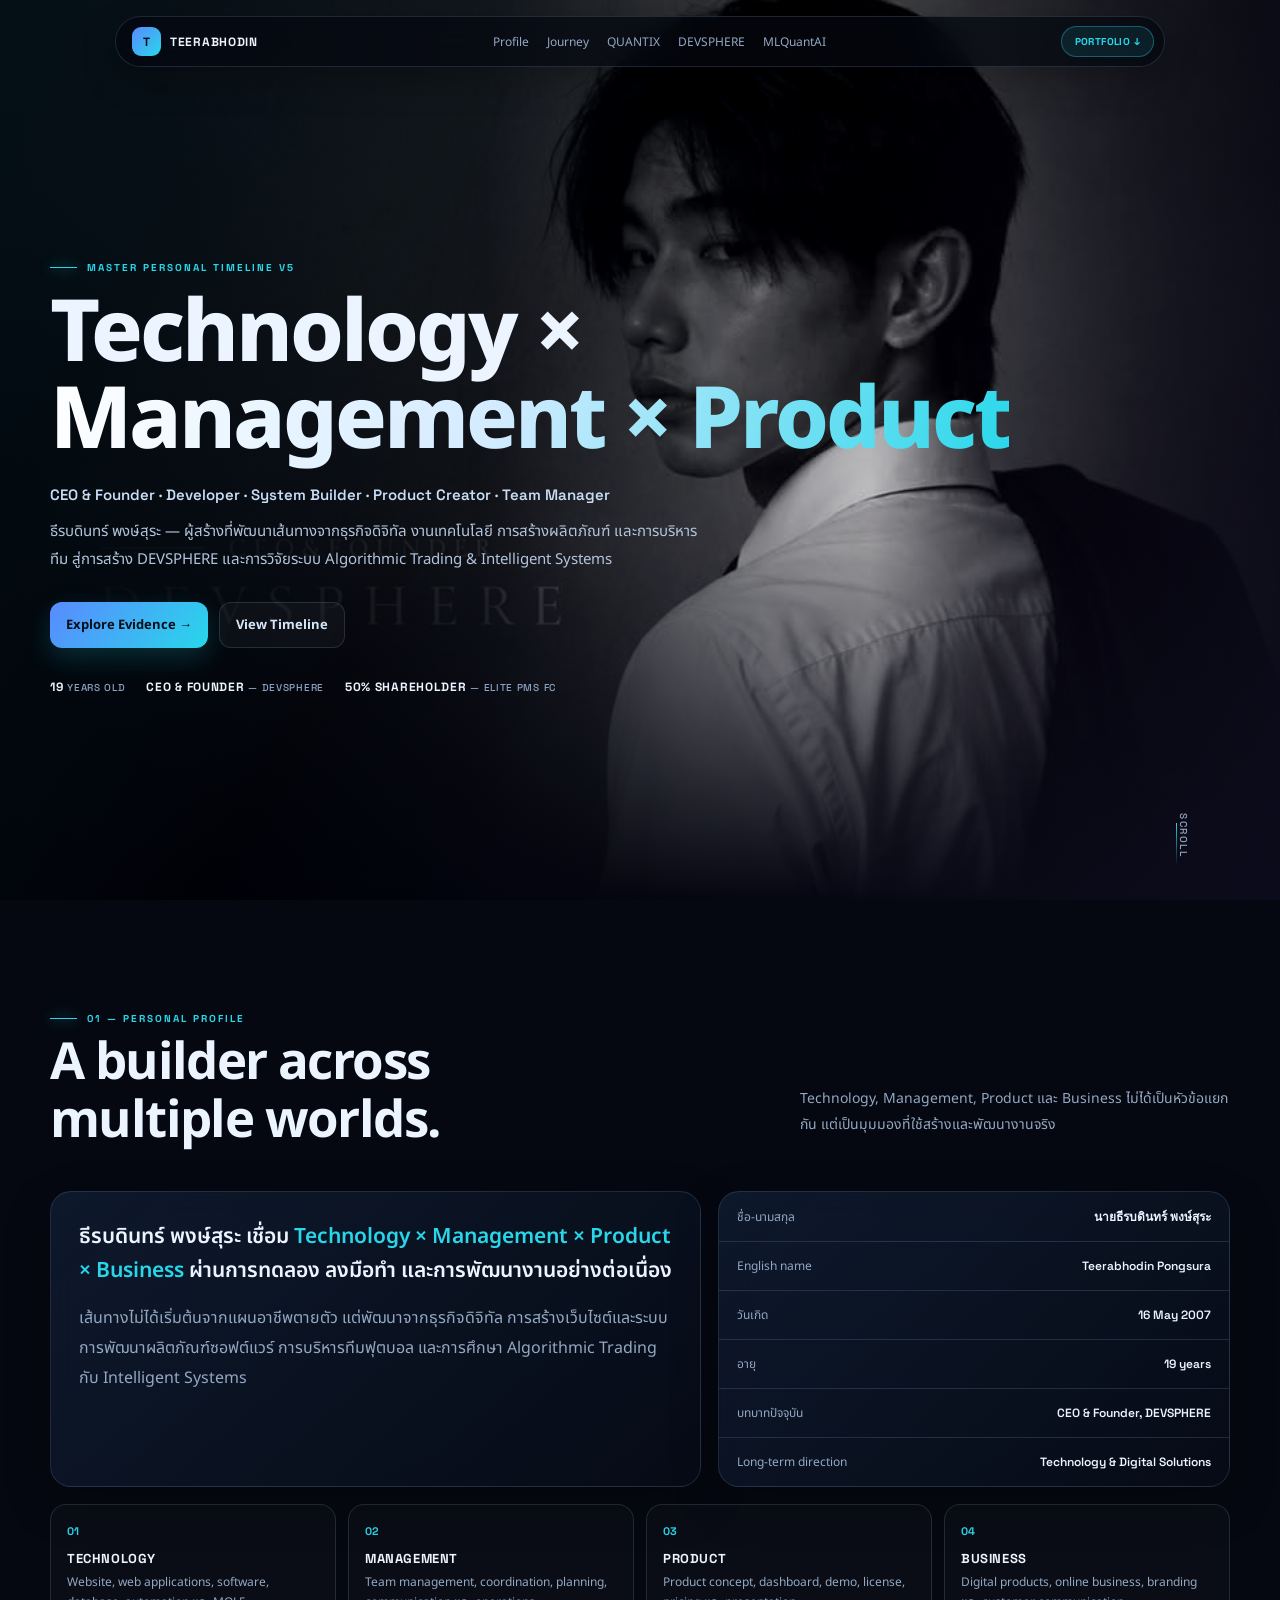
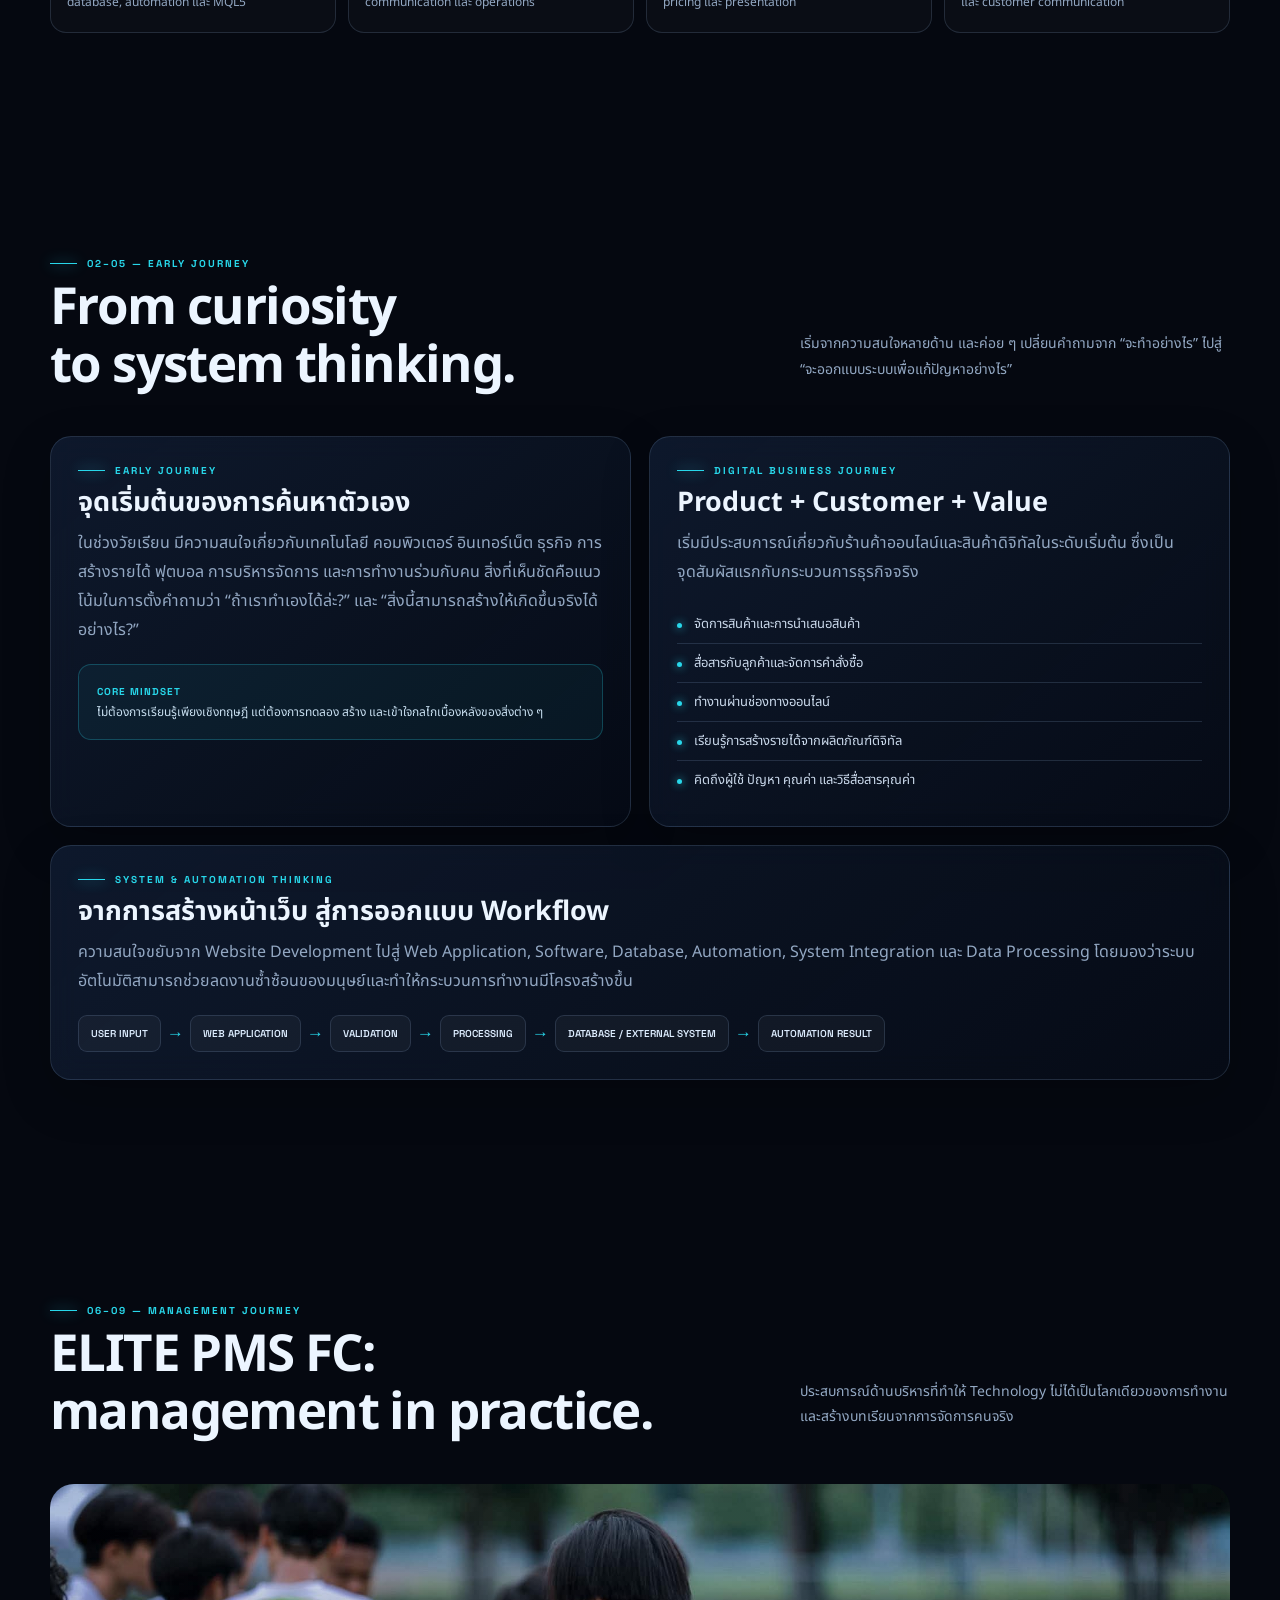
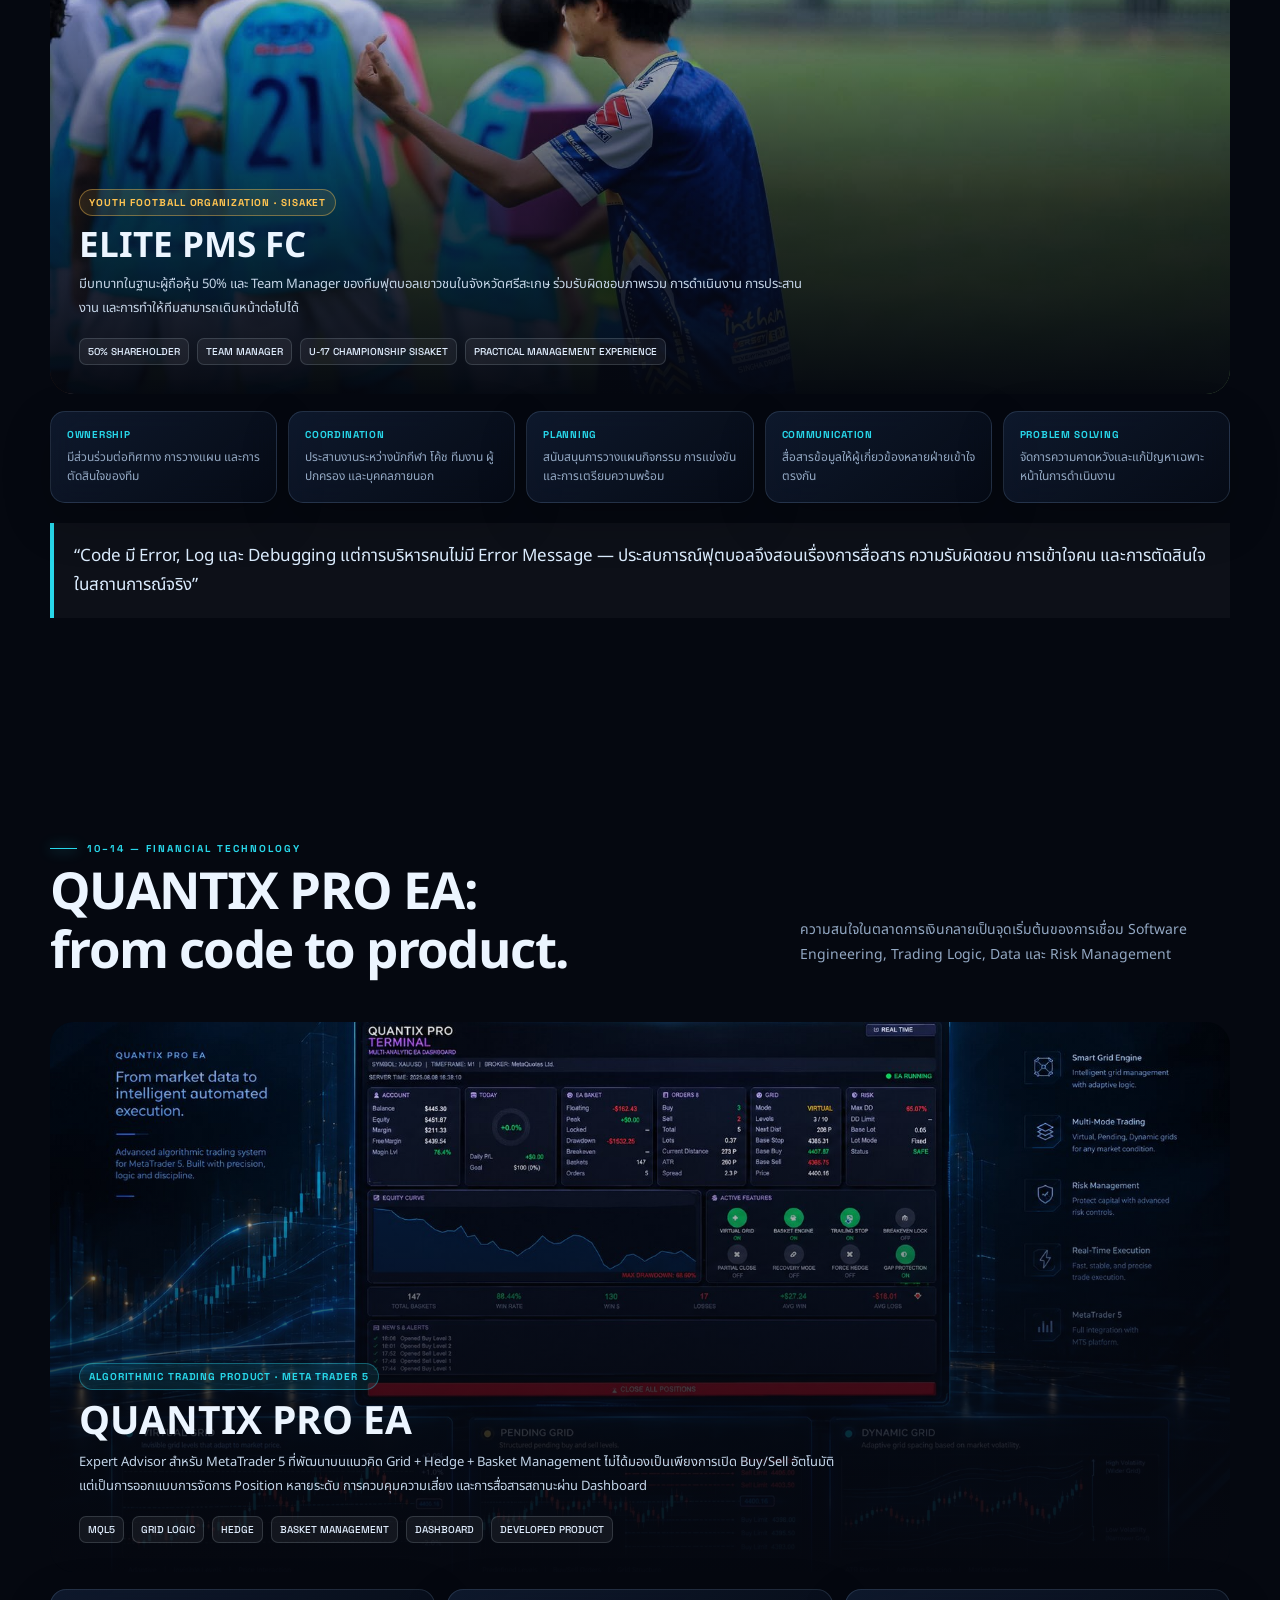
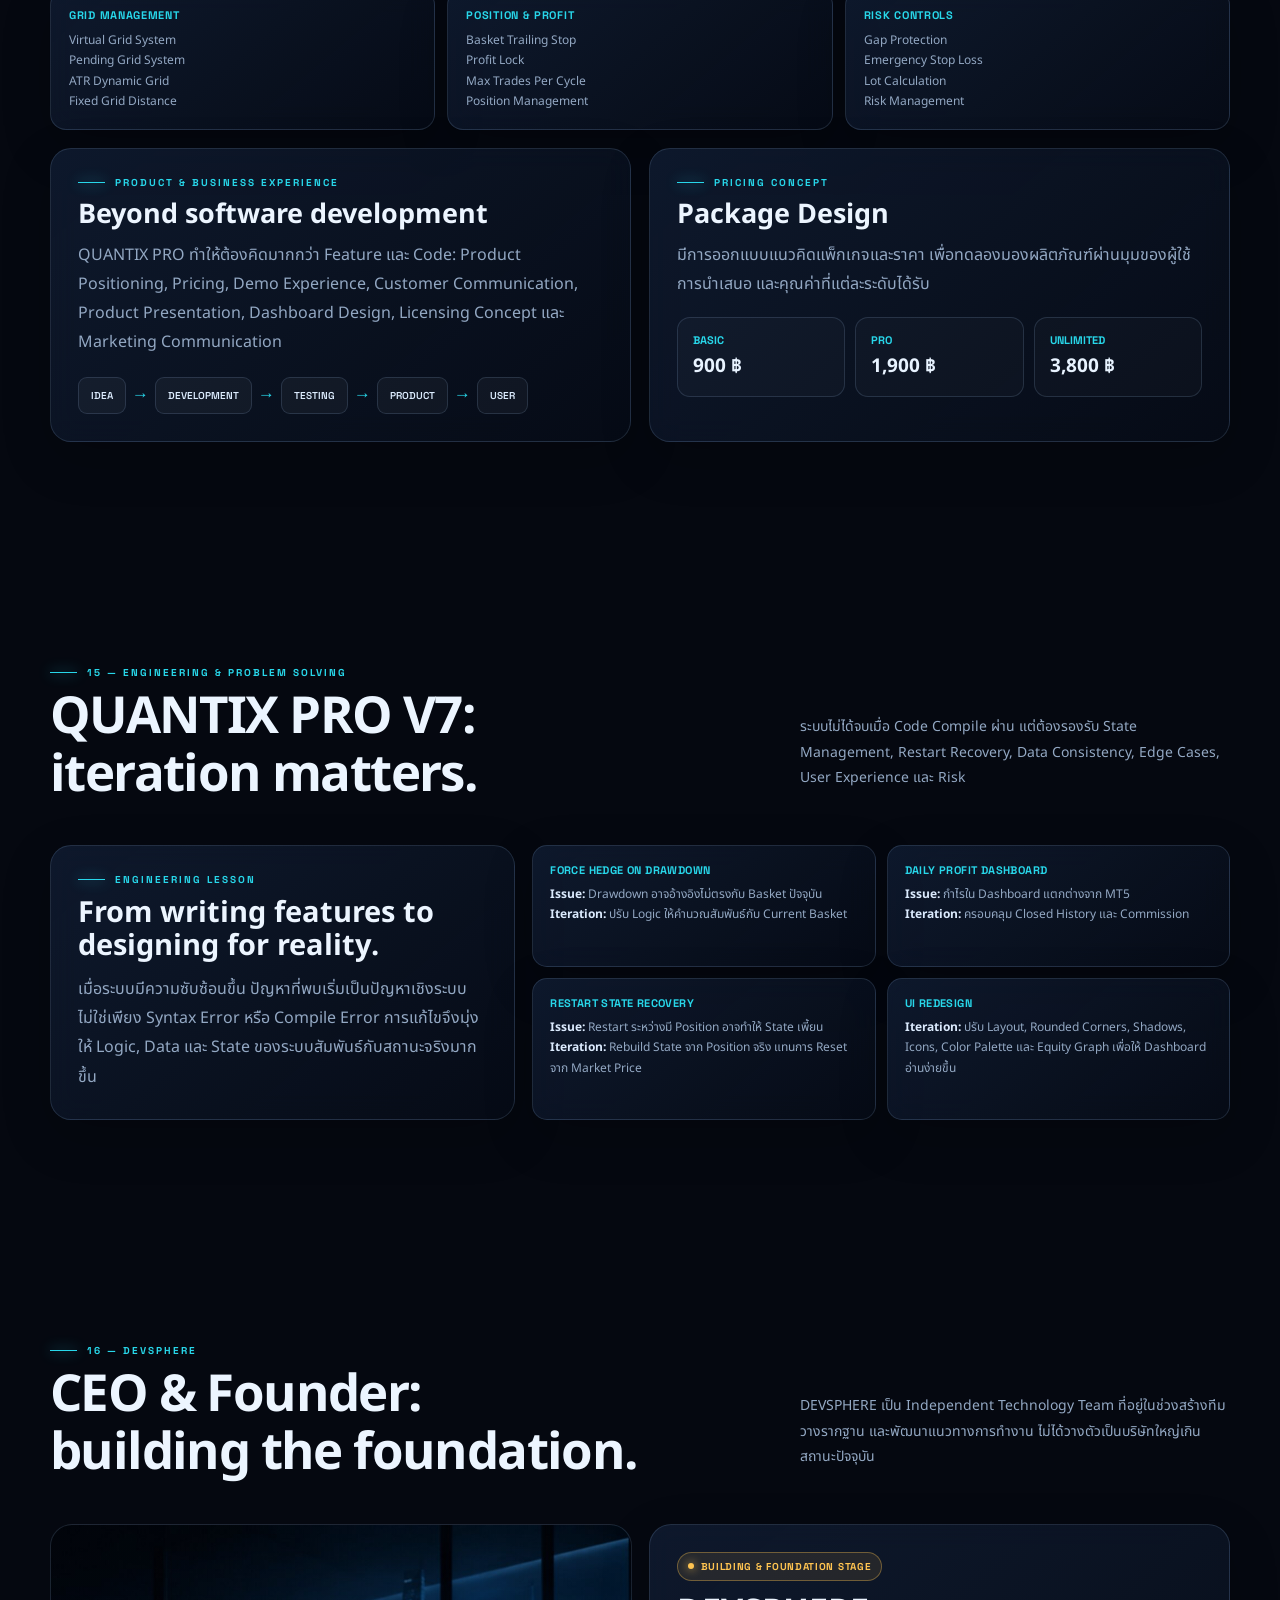
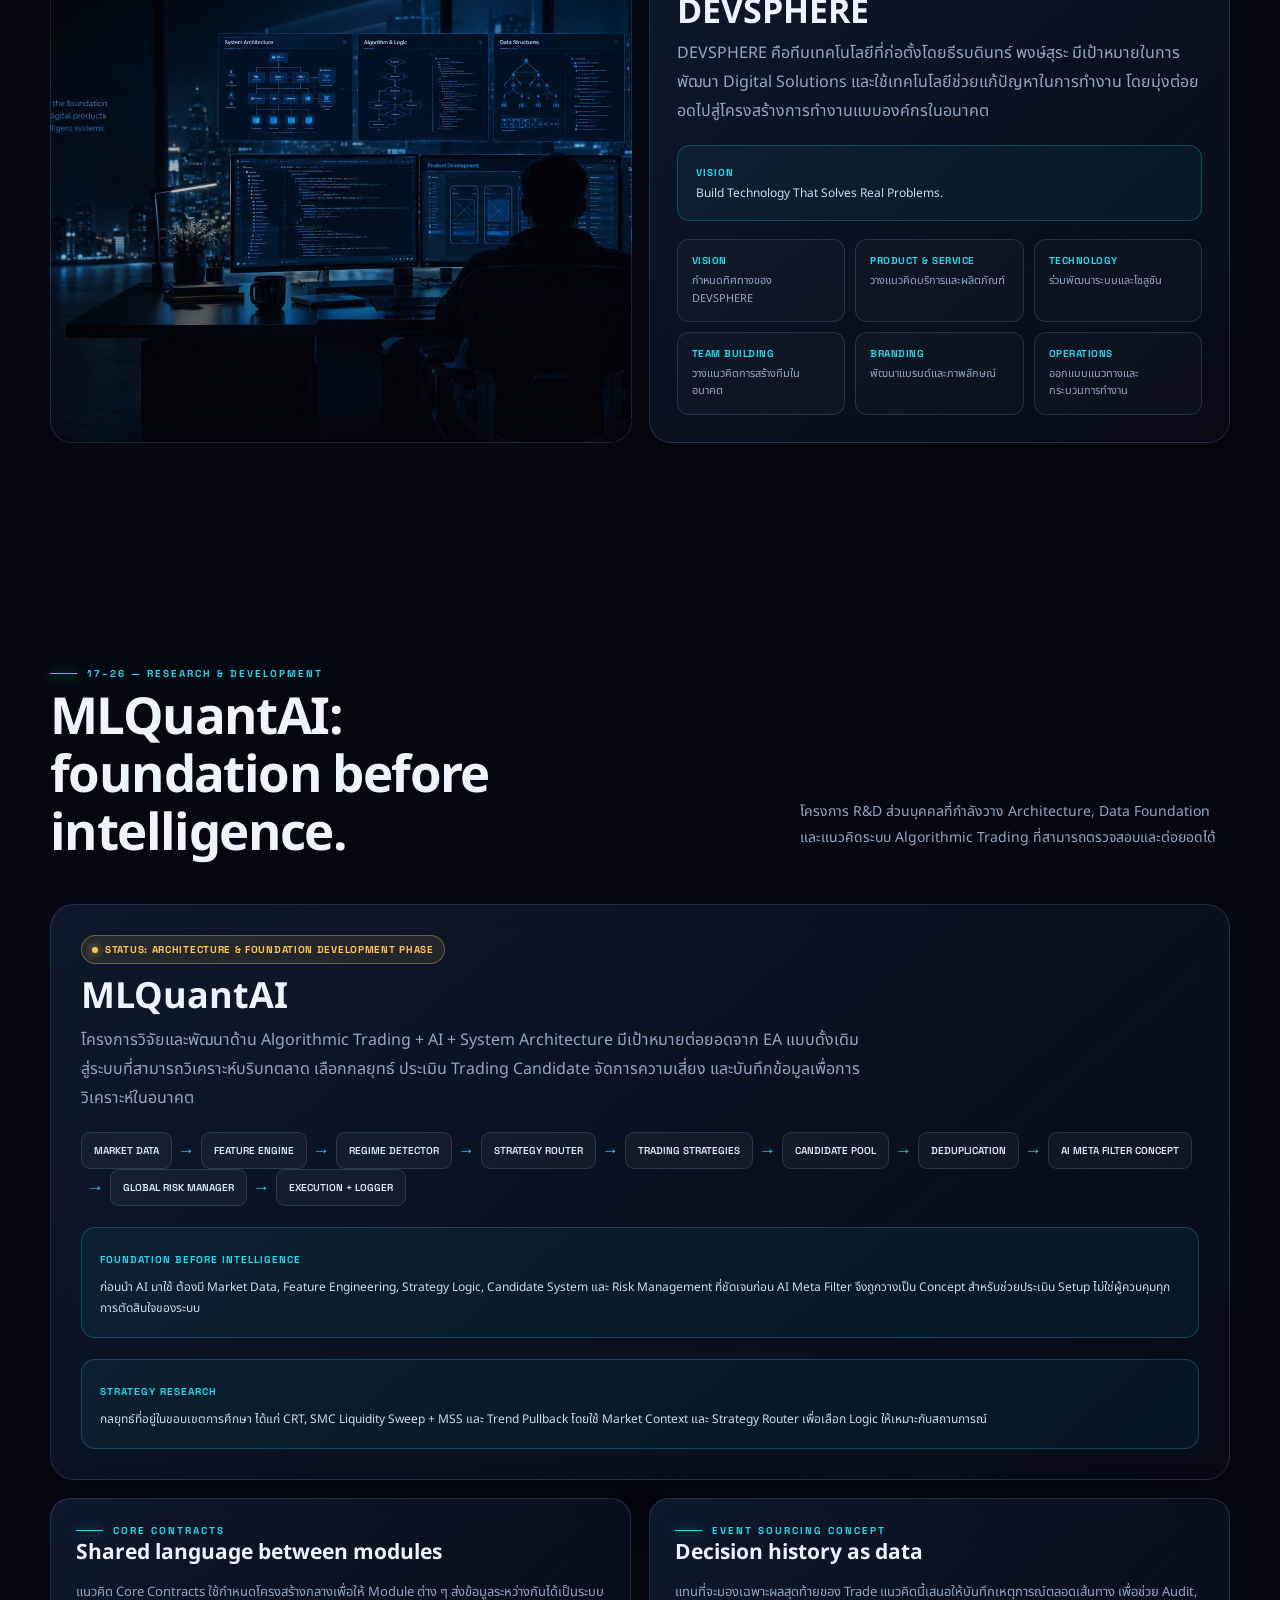
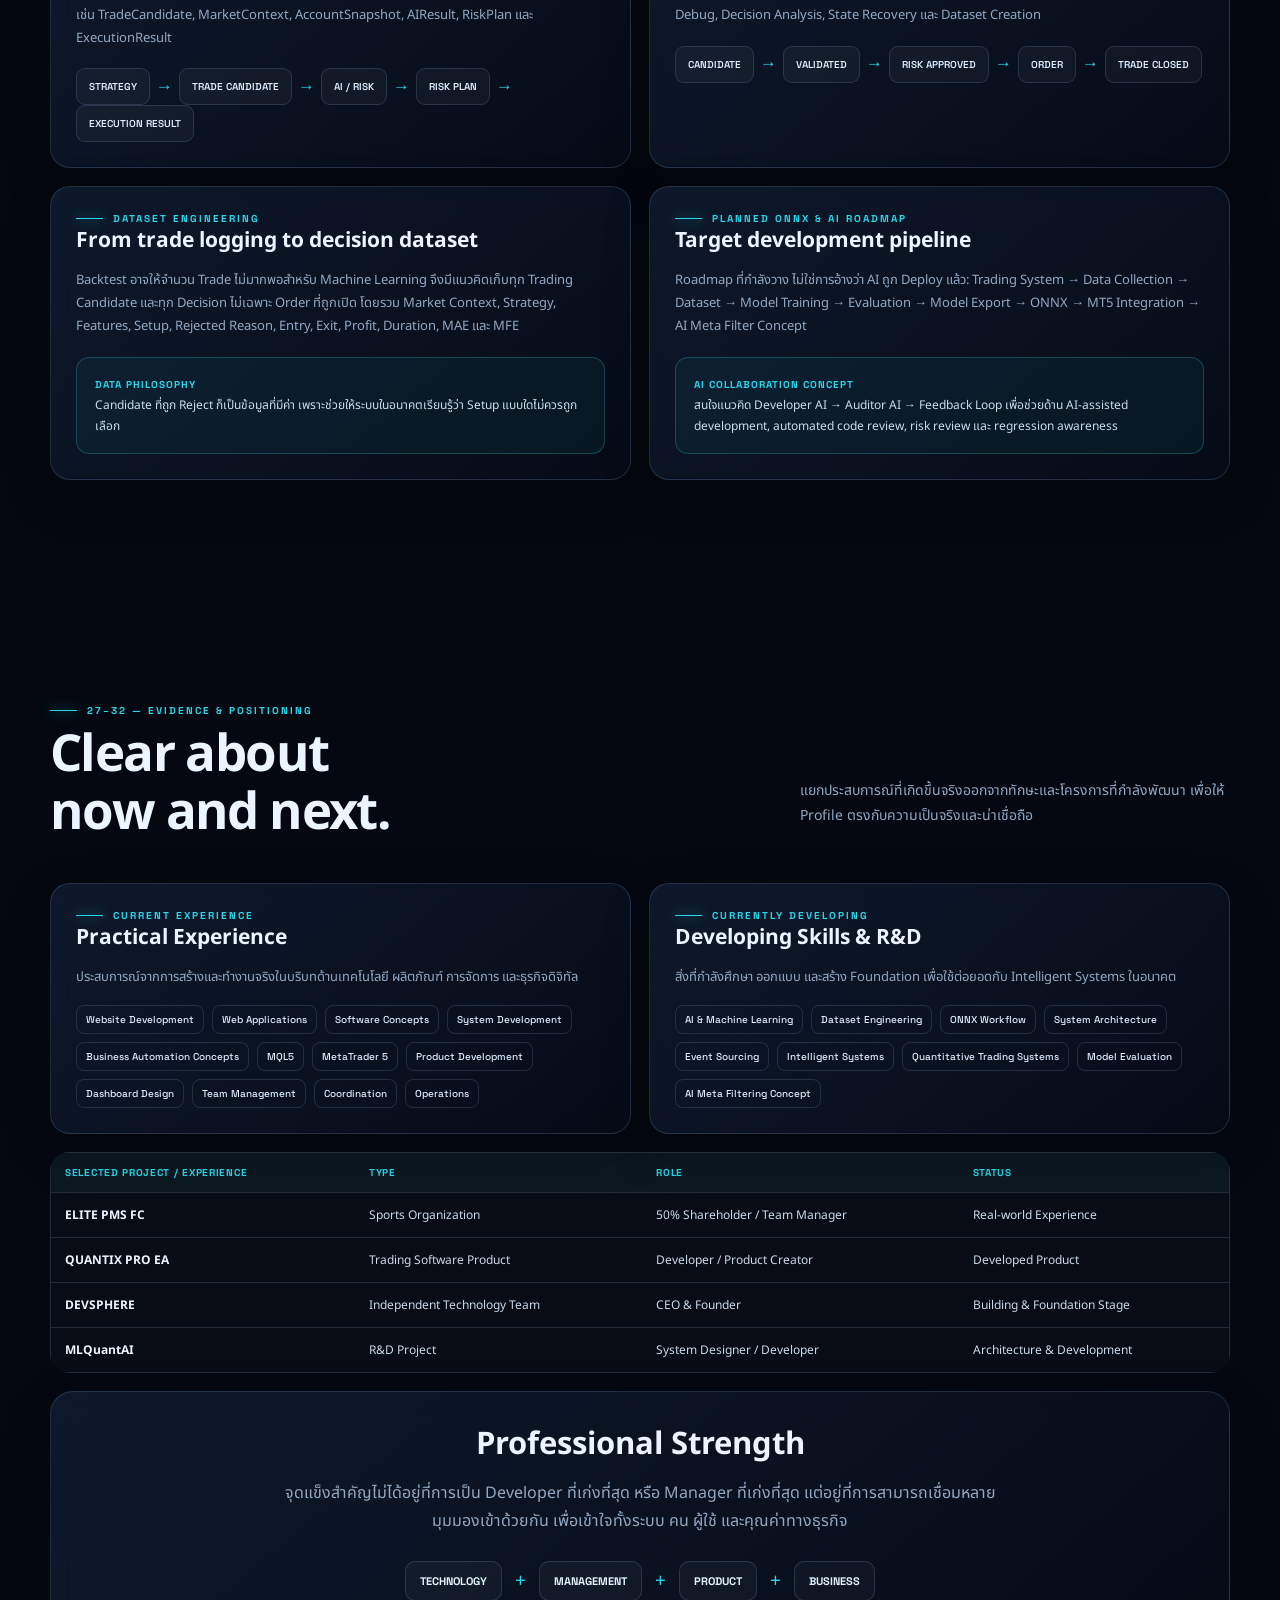
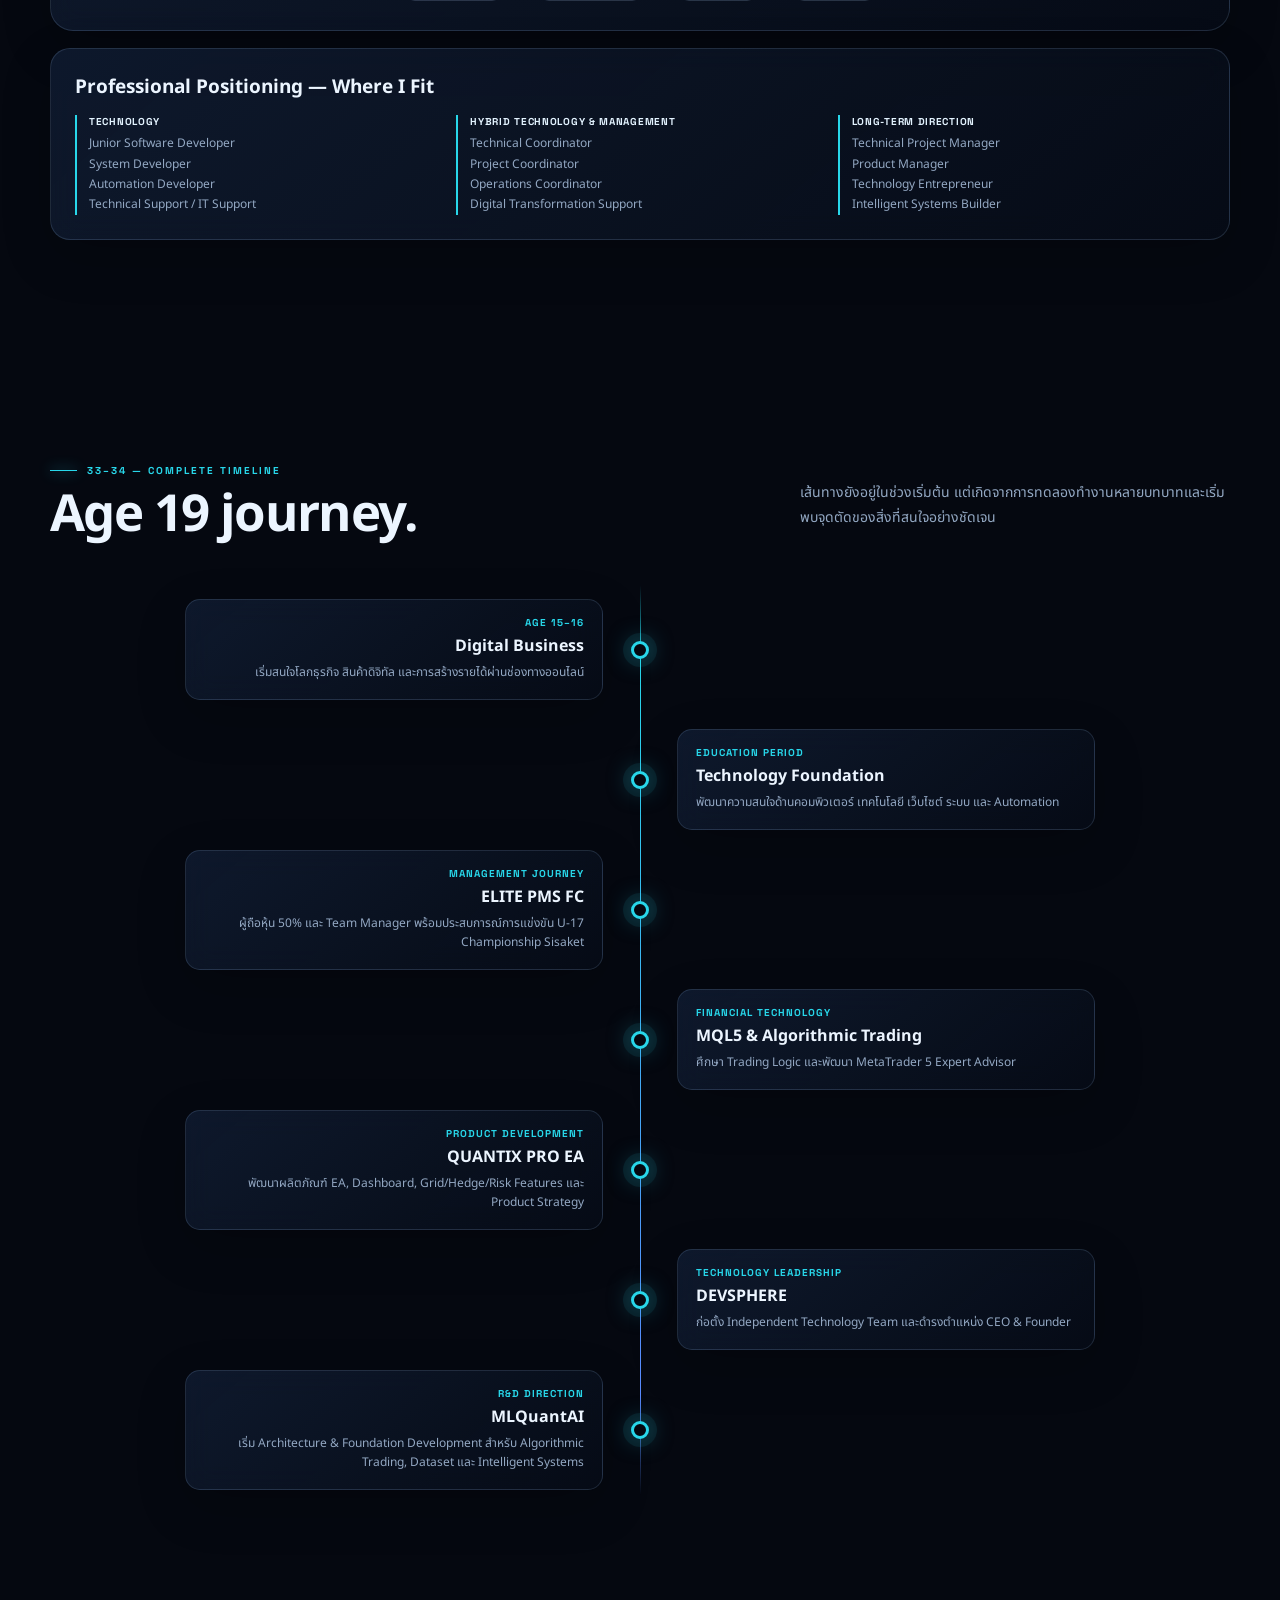
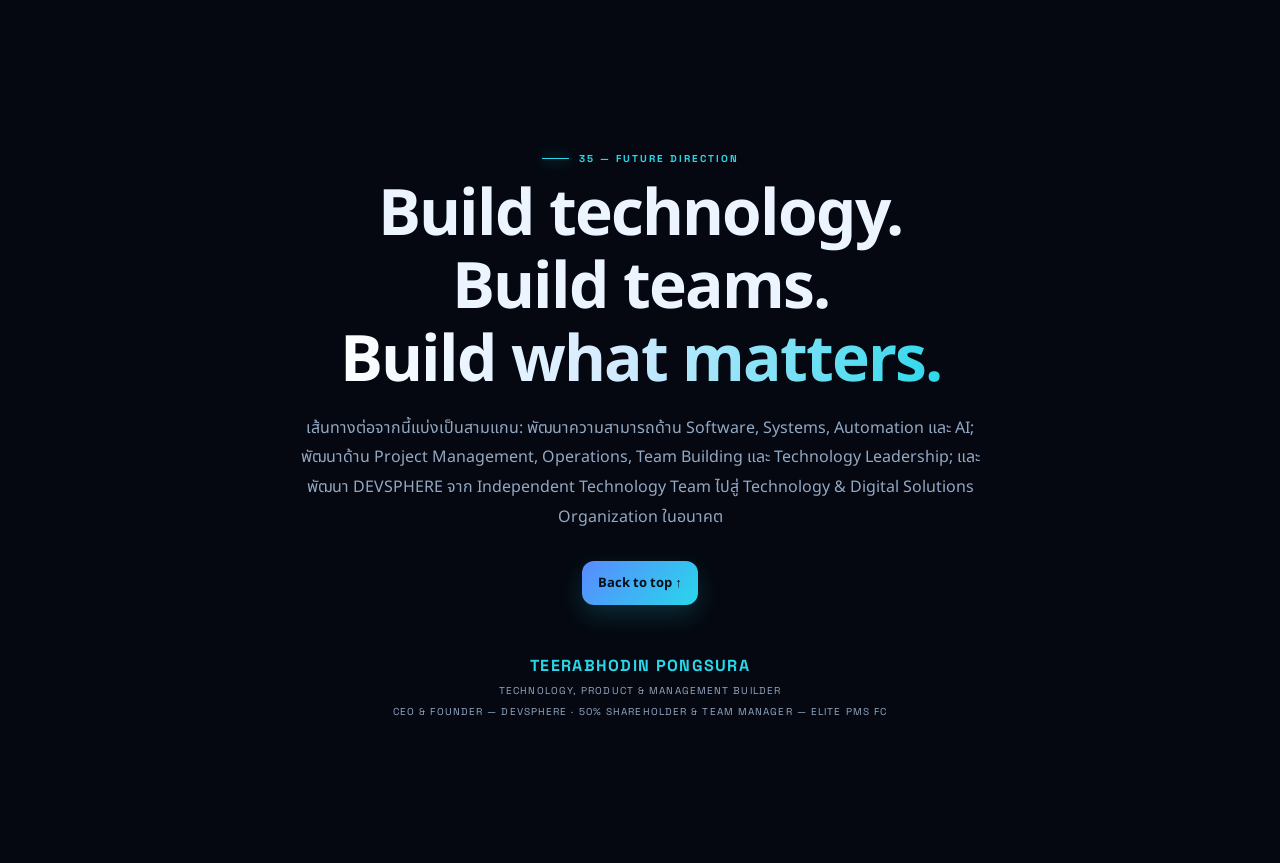
<file: Master/index.html>
<!doctype html>
<html lang="th">
<head>
  <meta charset="utf-8">
  <meta name="viewport" content="width=device-width, initial-scale=1">
  <meta name="theme-color" content="#050810">
  <meta name="description" content="Teerabhodin Pongsura — CEO & Founder, DEVSPHERE. Technology, Product & Management Builder.">
  <title>Teerabhodin Pongsura — DEVSPHERE</title>
  <link rel="preconnect" href="https://fonts.googleapis.com">
  <link rel="preconnect" href="https://fonts.gstatic.com" crossorigin>
  <link href="https://fonts.googleapis.com/css2?family=Noto+Sans+Thai:wght@300;400;500;600;700;800&family=Space+Grotesk:wght@400;500;600;700&display=swap" rel="stylesheet">
  <link rel="stylesheet" href="styles.css">
  <script src="app.js" defer></script>
</head>
<body>
  <nav class="nav" aria-label="Main navigation">
    <a class="brand" href="#top" aria-label="Back to top"><span class="mark">T</span>TEERABHODIN</a>
    <div class="links">
      <a href="#profile">Profile</a><a href="#journey">Journey</a><a href="#quantix">QUANTIX</a><a href="#devsphere">DEVSPHERE</a><a href="#mlquant">MLQuantAI</a>
    </div>
    <button class="navbtn" type="button" data-scroll-target="projects">PORTFOLIO ↓</button>
  </nav>

  <main id="top">
    <section class="hero">
      <div class="hero-img" aria-hidden="true"></div>
      <div class="wrap reveal">
        <div class="eyebrow">MASTER PERSONAL TIMELINE V5</div>
        <h1>Technology ×<br><span class="grad">Management × Product</span></h1>
        <p class="hero-role">CEO &amp; Founder · Developer · System Builder · Product Creator · Team Manager</p>
        <p class="hero-desc">ธีรบดินทร์ พงษ์สุระ — ผู้สร้างที่พัฒนาเส้นทางจากธุรกิจดิจิทัล งานเทคโนโลยี การสร้างผลิตภัณฑ์ และการบริหารทีม สู่การสร้าง DEVSPHERE และการวิจัยระบบ Algorithmic Trading &amp; Intelligent Systems</p>
        <div class="btns">
          <button class="btn primary" type="button" data-scroll-target="projects">Explore Evidence →</button>
          <button class="btn secondary" type="button" data-scroll-target="journey">View Timeline</button>
        </div>
        <div class="meta"><span><b>19</b> YEARS OLD</span><span><b>CEO &amp; FOUNDER</b> — DEVSPHERE</span><span><b>50% SHAREHOLDER</b> — ELITE PMS FC</span></div>
      </div>
      <div class="scroll" aria-hidden="true">SCROLL</div>
    </section>

    <section id="profile">
      <div class="wrap">
        <div class="head reveal"><div><div class="eyebrow">01 — Personal Profile</div><h2 class="title">A builder across<br>multiple worlds.</h2></div><p class="intro">Technology, Management, Product และ Business ไม่ได้เป็นหัวข้อแยกกัน แต่เป็นมุมมองที่ใช้สร้างและพัฒนางานจริง</p></div>
        <div class="identity">
          <article class="summary glass reveal"><div class="statement">ธีรบดินทร์ พงษ์สุระ เชื่อม <em>Technology × Management × Product × Business</em> ผ่านการทดลอง ลงมือทำ และการพัฒนางานอย่างต่อเนื่อง</div><p>เส้นทางไม่ได้เริ่มต้นจากแผนอาชีพตายตัว แต่พัฒนาจากธุรกิจดิจิทัล การสร้างเว็บไซต์และระบบ การพัฒนาผลิตภัณฑ์ซอฟต์แวร์ การบริหารทีมฟุตบอล และการศึกษา Algorithmic Trading กับ Intelligent Systems</p></article>
          <aside class="facts glass reveal d1"><div class="fact"><span>ชื่อ-นามสกุล</span><strong>นายธีรบดินทร์ พงษ์สุระ</strong></div><div class="fact"><span>English name</span><strong>Teerabhodin Pongsura</strong></div><div class="fact"><span>วันเกิด</span><strong>16 May 2007</strong></div><div class="fact"><span>อายุ</span><strong>19 years</strong></div><div class="fact"><span>บทบาทปัจจุบัน</span><strong>CEO &amp; Founder, DEVSPHERE</strong></div><div class="fact"><span>Long-term direction</span><strong>Technology &amp; Digital Solutions</strong></div></aside>
        </div>
        <div class="four"><article class="card reveal"><div class="num">01</div><h3>TECHNOLOGY</h3><p>Website, web applications, software, database, automation และ MQL5</p></article><article class="card reveal d1"><div class="num">02</div><h3>MANAGEMENT</h3><p>Team management, coordination, planning, communication และ operations</p></article><article class="card reveal d2"><div class="num">03</div><h3>PRODUCT</h3><p>Product concept, dashboard, demo, license, pricing และ presentation</p></article><article class="card reveal d3"><div class="num">04</div><h3>BUSINESS</h3><p>Digital products, online business, branding และ customer communication</p></article></div>
      </div>
    </section>

    <section id="journey">
      <div class="wrap">
        <div class="head reveal"><div><div class="eyebrow">02–05 — Early Journey</div><h2 class="title">From curiosity<br>to system thinking.</h2></div><p class="intro">เริ่มจากความสนใจหลายด้าน และค่อย ๆ เปลี่ยนคำถามจาก “จะทำอย่างไร” ไปสู่ “จะออกแบบระบบเพื่อแก้ปัญหาอย่างไร”</p></div>
        <div class="split"><article class="story glass reveal"><div class="eyebrow">EARLY JOURNEY</div><h3>จุดเริ่มต้นของการค้นหาตัวเอง</h3><p>ในช่วงวัยเรียน มีความสนใจเกี่ยวกับเทคโนโลยี คอมพิวเตอร์ อินเทอร์เน็ต ธุรกิจ การสร้างรายได้ ฟุตบอล การบริหารจัดการ และการทำงานร่วมกับคน สิ่งที่เห็นชัดคือแนวโน้มในการตั้งคำถามว่า “ถ้าเราทำเองได้ล่ะ?” และ “สิ่งนี้สามารถสร้างให้เกิดขึ้นจริงได้อย่างไร?”</p><div class="note"><b>CORE MINDSET</b><br>ไม่ต้องการเรียนรู้เพียงเชิงทฤษฎี แต่ต้องการทดลอง สร้าง และเข้าใจกลไกเบื้องหลังของสิ่งต่าง ๆ</div></article><article class="story glass reveal d1"><div class="eyebrow">DIGITAL BUSINESS JOURNEY</div><h3>Product + Customer + Value</h3><p>เริ่มมีประสบการณ์เกี่ยวกับร้านค้าออนไลน์และสินค้าดิจิทัลในระดับเริ่มต้น ซึ่งเป็นจุดสัมผัสแรกกับกระบวนการธุรกิจจริง</p><ul class="list"><li>จัดการสินค้าและการนำเสนอสินค้า</li><li>สื่อสารกับลูกค้าและจัดการคำสั่งซื้อ</li><li>ทำงานผ่านช่องทางออนไลน์</li><li>เรียนรู้การสร้างรายได้จากผลิตภัณฑ์ดิจิทัล</li><li>คิดถึงผู้ใช้ ปัญหา คุณค่า และวิธีสื่อสารคุณค่า</li></ul></article></div>
        <article class="story glass reveal flow-story"><div class="eyebrow">SYSTEM &amp; AUTOMATION THINKING</div><h3>จากการสร้างหน้าเว็บ สู่การออกแบบ Workflow</h3><p>ความสนใจขยับจาก Website Development ไปสู่ Web Application, Software, Database, Automation, System Integration และ Data Processing โดยมองว่าระบบอัตโนมัติสามารถช่วยลดงานซ้ำซ้อนของมนุษย์และทำให้กระบวนการทำงานมีโครงสร้างขึ้น</p><div class="system-flow"><span class="nodebox">USER INPUT</span><span class="arrow">→</span><span class="nodebox">WEB APPLICATION</span><span class="arrow">→</span><span class="nodebox">VALIDATION</span><span class="arrow">→</span><span class="nodebox">PROCESSING</span><span class="arrow">→</span><span class="nodebox">DATABASE / EXTERNAL SYSTEM</span><span class="arrow">→</span><span class="nodebox">AUTOMATION RESULT</span></div></article>
      </div>
    </section>

    <section id="elite"><div class="wrap"><div class="head reveal"><div><div class="eyebrow">06–09 — Management Journey</div><h2 class="title">ELITE PMS FC:<br>management in practice.</h2></div><p class="intro">ประสบการณ์ด้านบริหารที่ทำให้ Technology ไม่ได้เป็นโลกเดียวของการทำงาน และสร้างบทเรียนจากการจัดการคนจริง</p></div><article class="management reveal"><div class="management-content"><span class="badge">YOUTH FOOTBALL ORGANIZATION · SISAKET</span><h3>ELITE PMS FC</h3><p>มีบทบาทในฐานะผู้ถือหุ้น 50% และ Team Manager ของทีมฟุตบอลเยาวชนในจังหวัดศรีสะเกษ ร่วมรับผิดชอบภาพรวม การดำเนินงาน การประสานงาน และการทำให้ทีมสามารถเดินหน้าต่อไปได้</p><div class="chips"><span class="chip">50% SHAREHOLDER</span><span class="chip">TEAM MANAGER</span><span class="chip">U-17 CHAMPIONSHIP SISAKET</span><span class="chip">PRACTICAL MANAGEMENT EXPERIENCE</span></div></div></article><div class="responsibilities"><article class="resp glass reveal"><b>OWNERSHIP</b><span>มีส่วนร่วมต่อทิศทาง การวางแผน และการตัดสินใจของทีม</span></article><article class="resp glass reveal d1"><b>COORDINATION</b><span>ประสานงานระหว่างนักกีฬา โค้ช ทีมงาน ผู้ปกครอง และบุคคลภายนอก</span></article><article class="resp glass reveal d2"><b>PLANNING</b><span>สนับสนุนการวางแผนกิจกรรม การแข่งขัน และการเตรียมความพร้อม</span></article><article class="resp glass reveal d1"><b>COMMUNICATION</b><span>สื่อสารข้อมูลให้ผู้เกี่ยวข้องหลายฝ่ายเข้าใจตรงกัน</span></article><article class="resp glass reveal d2"><b>PROBLEM SOLVING</b><span>จัดการความคาดหวังและแก้ปัญหาเฉพาะหน้าในการดำเนินงาน</span></article></div><div class="quote reveal">“Code มี Error, Log และ Debugging แต่การบริหารคนไม่มี Error Message — ประสบการณ์ฟุตบอลจึงสอนเรื่องการสื่อสาร ความรับผิดชอบ การเข้าใจคน และการตัดสินใจในสถานการณ์จริง”</div></div></section>

    <section id="quantix"><div class="wrap"><div class="head reveal"><div><div class="eyebrow">10–14 — Financial Technology</div><h2 class="title">QUANTIX PRO EA:<br>from code to product.</h2></div><p class="intro">ความสนใจในตลาดการเงินกลายเป็นจุดเริ่มต้นของการเชื่อม Software Engineering, Trading Logic, Data และ Risk Management</p></div><article class="project reveal"><div class="project-in"><span class="badge bluebadge">ALGORITHMIC TRADING PRODUCT · META TRADER 5</span><h3>QUANTIX PRO EA</h3><p>Expert Advisor สำหรับ MetaTrader 5 ที่พัฒนาบนแนวคิด Grid + Hedge + Basket Management ไม่ได้มองเป็นเพียงการเปิด Buy/Sell อัตโนมัติ แต่เป็นการออกแบบการจัดการ Position หลายระดับ การควบคุมความเสี่ยง และการสื่อสารสถานะผ่าน Dashboard</p><div class="chips"><span class="chip">MQL5</span><span class="chip">GRID LOGIC</span><span class="chip">HEDGE</span><span class="chip">BASKET MANAGEMENT</span><span class="chip">DASHBOARD</span><span class="chip">DEVELOPED PRODUCT</span></div></div></article><div class="feature-grid"><article class="feature glass reveal"><h4>GRID MANAGEMENT</h4><p>Virtual Grid System<br>Pending Grid System<br>ATR Dynamic Grid<br>Fixed Grid Distance</p></article><article class="feature glass reveal d1"><h4>POSITION &amp; PROFIT</h4><p>Basket Trailing Stop<br>Profit Lock<br>Max Trades Per Cycle<br>Position Management</p></article><article class="feature glass reveal d2"><h4>RISK CONTROLS</h4><p>Gap Protection<br>Emergency Stop Loss<br>Lot Calculation<br>Risk Management</p></article></div><div class="split split-spaced"><article class="story glass reveal"><div class="eyebrow">PRODUCT &amp; BUSINESS EXPERIENCE</div><h3>Beyond software development</h3><p>QUANTIX PRO ทำให้ต้องคิดมากกว่า Feature และ Code: Product Positioning, Pricing, Demo Experience, Customer Communication, Product Presentation, Dashboard Design, Licensing Concept และ Marketing Communication</p><div class="system-flow"><span class="nodebox">IDEA</span><span class="arrow">→</span><span class="nodebox">DEVELOPMENT</span><span class="arrow">→</span><span class="nodebox">TESTING</span><span class="arrow">→</span><span class="nodebox">PRODUCT</span><span class="arrow">→</span><span class="nodebox">USER</span></div></article><article class="story glass reveal d1"><div class="eyebrow">PRICING CONCEPT</div><h3>Package Design</h3><p>มีการออกแบบแนวคิดแพ็กเกจและราคา เพื่อทดลองมองผลิตภัณฑ์ผ่านมุมของผู้ใช้ การนำเสนอ และคุณค่าที่แต่ละระดับได้รับ</p><div class="pricing"><div class="price"><b>BASIC</b><span>900 ฿</span></div><div class="price"><b>PRO</b><span>1,900 ฿</span></div><div class="price"><b>UNLIMITED</b><span>3,800 ฿</span></div></div></article></div></div></section>

    <section id="v7"><div class="wrap"><div class="head reveal"><div><div class="eyebrow">15 — Engineering &amp; Problem Solving</div><h2 class="title">QUANTIX PRO V7:<br>iteration matters.</h2></div><p class="intro">ระบบไม่ได้จบเมื่อ Code Compile ผ่าน แต่ต้องรองรับ State Management, Restart Recovery, Data Consistency, Edge Cases, User Experience และ Risk</p></div><div class="engineering"><article class="eng-main glass reveal"><div class="eyebrow">ENGINEERING LESSON</div><h3>From writing features to designing for reality.</h3><p>เมื่อระบบมีความซับซ้อนขึ้น ปัญหาที่พบเริ่มเป็นปัญหาเชิงระบบ ไม่ใช่เพียง Syntax Error หรือ Compile Error การแก้ไขจึงมุ่งให้ Logic, Data และ State ของระบบสัมพันธ์กับสถานะจริงมากขึ้น</p></article><div class="lessons"><article class="lesson glass reveal d1"><h4>FORCE HEDGE ON DRAWDOWN</h4><p><strong>Issue:</strong> Drawdown อาจอ้างอิงไม่ตรงกับ Basket ปัจจุบัน<br><strong>Iteration:</strong> ปรับ Logic ให้คำนวณสัมพันธ์กับ Current Basket</p></article><article class="lesson glass reveal d2"><h4>DAILY PROFIT DASHBOARD</h4><p><strong>Issue:</strong> กำไรใน Dashboard แตกต่างจาก MT5<br><strong>Iteration:</strong> ครอบคลุม Closed History และ Commission</p></article><article class="lesson glass reveal d1"><h4>RESTART STATE RECOVERY</h4><p><strong>Issue:</strong> Restart ระหว่างมี Position อาจทำให้ State เพี้ยน<br><strong>Iteration:</strong> Rebuild State จาก Position จริง แทนการ Reset จาก Market Price</p></article><article class="lesson glass reveal d2"><h4>UI REDESIGN</h4><p><strong>Iteration:</strong> ปรับ Layout, Rounded Corners, Shadows, Icons, Color Palette และ Equity Graph เพื่อให้ Dashboard อ่านง่ายขึ้น</p></article></div></div></div></section>

    <section id="devsphere"><div class="wrap"><div class="head reveal"><div><div class="eyebrow">16 — DEVSPHERE</div><h2 class="title">CEO &amp; Founder:<br>building the foundation.</h2></div><p class="intro">DEVSPHERE เป็น Independent Technology Team ที่อยู่ในช่วงสร้างทีม วางรากฐาน และพัฒนาแนวทางการทำงาน ไม่ได้วางตัวเป็นบริษัทใหญ่เกินสถานะปัจจุบัน</p></div><div class="devsphere"><div class="dev-img reveal" role="img" aria-label="DEVSPHERE Studio website preview"></div><article class="dev-copy glass reveal d1"><span class="status">BUILDING &amp; FOUNDATION STAGE</span><h3>DEVSPHERE</h3><p>DEVSPHERE คือทีมเทคโนโลยีที่ก่อตั้งโดยธีรบดินทร์ พงษ์สุระ มีเป้าหมายในการพัฒนา Digital Solutions และใช้เทคโนโลยีช่วยแก้ปัญหาในการทำงาน โดยมุ่งต่อยอดไปสู่โครงสร้างการทำงานแบบองค์กรในอนาคต</p><div class="note"><b>VISION</b><br>Build Technology That Solves Real Problems.</div><div class="role-grid"><div class="role"><b>VISION</b><span>กำหนดทิศทางของ DEVSPHERE</span></div><div class="role"><b>PRODUCT &amp; SERVICE</b><span>วางแนวคิดบริการและผลิตภัณฑ์</span></div><div class="role"><b>TECHNOLOGY</b><span>ร่วมพัฒนาระบบและโซลูชัน</span></div><div class="role"><b>TEAM BUILDING</b><span>วางแนวคิดการสร้างทีมในอนาคต</span></div><div class="role"><b>BRANDING</b><span>พัฒนาแบรนด์และภาพลักษณ์</span></div><div class="role"><b>OPERATIONS</b><span>ออกแบบแนวทางและกระบวนการทำงาน</span></div></div></article></div></div></section>

    <section id="mlquant"><div class="wrap"><div class="head reveal"><div><div class="eyebrow">17–26 — Research &amp; Development</div><h2 class="title">MLQuantAI:<br>foundation before intelligence.</h2></div><p class="intro">โครงการ R&amp;D ส่วนบุคคลที่กำลังวาง Architecture, Data Foundation และแนวคิดระบบ Algorithmic Trading ที่สามารถตรวจสอบและต่อยอดได้</p></div><article class="rd glass reveal"><span class="status">STATUS: ARCHITECTURE &amp; FOUNDATION DEVELOPMENT PHASE</span><h3>MLQuantAI</h3><p>โครงการวิจัยและพัฒนาด้าน Algorithmic Trading + AI + System Architecture มีเป้าหมายต่อยอดจาก EA แบบดั้งเดิม สู่ระบบที่สามารถวิเคราะห์บริบทตลาด เลือกกลยุทธ์ ประเมิน Trading Candidate จัดการความเสี่ยง และบันทึกข้อมูลเพื่อการวิเคราะห์ในอนาคต</p><div class="system-flow"><span class="nodebox">MARKET DATA</span><span class="arrow">→</span><span class="nodebox">FEATURE ENGINE</span><span class="arrow">→</span><span class="nodebox">REGIME DETECTOR</span><span class="arrow">→</span><span class="nodebox">STRATEGY ROUTER</span><span class="arrow">→</span><span class="nodebox">TRADING STRATEGIES</span><span class="arrow">→</span><span class="nodebox">CANDIDATE POOL</span><span class="arrow">→</span><span class="nodebox">DEDUPLICATION</span><span class="arrow">→</span><span class="nodebox">AI META FILTER CONCEPT</span><span class="arrow">→</span><span class="nodebox">GLOBAL RISK MANAGER</span><span class="arrow">→</span><span class="nodebox">EXECUTION + LOGGER</span></div><div class="principle"><b>FOUNDATION BEFORE INTELLIGENCE</b><p>ก่อนนำ AI มาใช้ ต้องมี Market Data, Feature Engineering, Strategy Logic, Candidate System และ Risk Management ที่ชัดเจนก่อน AI Meta Filter จึงถูกวางเป็น Concept สำหรับช่วยประเมิน Setup ไม่ใช่ผู้ควบคุมทุกการตัดสินใจของระบบ</p></div><div class="principle"><b>STRATEGY RESEARCH</b><p>กลยุทธ์ที่อยู่ในขอบเขตการศึกษา ได้แก่ CRT, SMC Liquidity Sweep + MSS และ Trend Pullback โดยใช้ Market Context และ Strategy Router เพื่อเลือก Logic ให้เหมาะกับสถานการณ์</p></div></article><div class="two split-spaced"><article class="box glass reveal"><div class="eyebrow">CORE CONTRACTS</div><h3>Shared language between modules</h3><p>แนวคิด Core Contracts ใช้กำหนดโครงสร้างกลางเพื่อให้ Module ต่าง ๆ ส่งข้อมูลระหว่างกันได้เป็นระบบ เช่น TradeCandidate, MarketContext, AccountSnapshot, AIResult, RiskPlan และ ExecutionResult</p><div class="system-flow"><span class="nodebox">STRATEGY</span><span class="arrow">→</span><span class="nodebox">TRADE CANDIDATE</span><span class="arrow">→</span><span class="nodebox">AI / RISK</span><span class="arrow">→</span><span class="nodebox">RISK PLAN</span><span class="arrow">→</span><span class="nodebox">EXECUTION RESULT</span></div></article><article class="box glass reveal d1"><div class="eyebrow">EVENT SOURCING CONCEPT</div><h3>Decision history as data</h3><p>แทนที่จะมองเฉพาะผลสุดท้ายของ Trade แนวคิดนี้เสนอให้บันทึกเหตุการณ์ตลอดเส้นทาง เพื่อช่วย Audit, Debug, Decision Analysis, State Recovery และ Dataset Creation</p><div class="system-flow"><span class="nodebox">CANDIDATE</span><span class="arrow">→</span><span class="nodebox">VALIDATED</span><span class="arrow">→</span><span class="nodebox">RISK APPROVED</span><span class="arrow">→</span><span class="nodebox">ORDER</span><span class="arrow">→</span><span class="nodebox">TRADE CLOSED</span></div></article></div><div class="two split-spaced"><article class="box glass reveal"><div class="eyebrow">DATASET ENGINEERING</div><h3>From trade logging to decision dataset</h3><p>Backtest อาจให้จำนวน Trade ไม่มากพอสำหรับ Machine Learning จึงมีแนวคิดเก็บทุก Trading Candidate และทุก Decision ไม่เฉพาะ Order ที่ถูกเปิด โดยรวม Market Context, Strategy, Features, Setup, Rejected Reason, Entry, Exit, Profit, Duration, MAE และ MFE</p><div class="note"><b>DATA PHILOSOPHY</b><br>Candidate ที่ถูก Reject ก็เป็นข้อมูลที่มีค่า เพราะช่วยให้ระบบในอนาคตเรียนรู้ว่า Setup แบบใดไม่ควรถูกเลือก</div></article><article class="box glass reveal d1"><div class="eyebrow">PLANNED ONNX &amp; AI ROADMAP</div><h3>Target development pipeline</h3><p>Roadmap ที่กำลังวาง ไม่ใช่การอ้างว่า AI ถูก Deploy แล้ว: Trading System → Data Collection → Dataset → Model Training → Evaluation → Model Export → ONNX → MT5 Integration → AI Meta Filter Concept</p><div class="note"><b>AI COLLABORATION CONCEPT</b><br>สนใจแนวคิด Developer AI → Auditor AI → Feedback Loop เพื่อช่วยด้าน AI-assisted development, automated code review, risk review และ regression awareness</div></article></div></div></section>

    <section id="projects"><div class="wrap"><div class="head reveal"><div><div class="eyebrow">27–32 — Evidence &amp; Positioning</div><h2 class="title">Clear about<br>now and next.</h2></div><p class="intro">แยกประสบการณ์ที่เกิดขึ้นจริงออกจากทักษะและโครงการที่กำลังพัฒนา เพื่อให้ Profile ตรงกับความเป็นจริงและน่าเชื่อถือ</p></div><div class="two"><article class="box glass reveal"><div class="eyebrow">CURRENT EXPERIENCE</div><h3>Practical Experience</h3><p>ประสบการณ์จากการสร้างและทำงานจริงในบริบทด้านเทคโนโลยี ผลิตภัณฑ์ การจัดการ และธุรกิจดิจิทัล</p><div class="tags"><span>Website Development</span><span>Web Applications</span><span>Software Concepts</span><span>System Development</span><span>Business Automation Concepts</span><span>MQL5</span><span>MetaTrader 5</span><span>Product Development</span><span>Dashboard Design</span><span>Team Management</span><span>Coordination</span><span>Operations</span></div></article><article class="box glass reveal d1"><div class="eyebrow">CURRENTLY DEVELOPING</div><h3>Developing Skills &amp; R&amp;D</h3><p>สิ่งที่กำลังศึกษา ออกแบบ และสร้าง Foundation เพื่อใช้ต่อยอดกับ Intelligent Systems ในอนาคต</p><div class="tags"><span>AI &amp; Machine Learning</span><span>Dataset Engineering</span><span>ONNX Workflow</span><span>System Architecture</span><span>Event Sourcing</span><span>Intelligent Systems</span><span>Quantitative Trading Systems</span><span>Model Evaluation</span><span>AI Meta Filtering Concept</span></div></article></div><div class="table-wrap reveal"><table class="selected"><thead><tr><th>SELECTED PROJECT / EXPERIENCE</th><th>TYPE</th><th>ROLE</th><th>STATUS</th></tr></thead><tbody><tr><td>ELITE PMS FC</td><td>Sports Organization</td><td>50% Shareholder / Team Manager</td><td>Real-world Experience</td></tr><tr><td>QUANTIX PRO EA</td><td>Trading Software Product</td><td>Developer / Product Creator</td><td>Developed Product</td></tr><tr><td>DEVSPHERE</td><td>Independent Technology Team</td><td>CEO &amp; Founder</td><td>Building &amp; Foundation Stage</td></tr><tr><td>MLQuantAI</td><td>R&amp;D Project</td><td>System Designer / Developer</td><td>Architecture &amp; Development</td></tr></tbody></table></div><article class="strength glass reveal"><h3>Professional Strength</h3><p>จุดแข็งสำคัญไม่ได้อยู่ที่การเป็น Developer ที่เก่งที่สุด หรือ Manager ที่เก่งที่สุด แต่อยู่ที่การสามารถเชื่อมหลายมุมมองเข้าด้วยกัน เพื่อเข้าใจทั้งระบบ คน ผู้ใช้ และคุณค่าทางธุรกิจ</p><div class="formula"><span>TECHNOLOGY</span><i>+</i><span>MANAGEMENT</span><i>+</i><span>PRODUCT</span><i>+</i><span>BUSINESS</span></div></article><article class="fit glass reveal"><h3>Professional Positioning — Where I Fit</h3><div class="fitgrid"><div><b>TECHNOLOGY</b><span>Junior Software Developer<br>System Developer<br>Automation Developer<br>Technical Support / IT Support</span></div><div><b>HYBRID TECHNOLOGY &amp; MANAGEMENT</b><span>Technical Coordinator<br>Project Coordinator<br>Operations Coordinator<br>Digital Transformation Support</span></div><div><b>LONG-TERM DIRECTION</b><span>Technical Project Manager<br>Product Manager<br>Technology Entrepreneur<br>Intelligent Systems Builder</span></div></div></article></div></section>

    <section id="timeline"><div class="wrap"><div class="head reveal"><div><div class="eyebrow">33–34 — Complete Timeline</div><h2 class="title">Age 19 journey.</h2></div><p class="intro">เส้นทางยังอยู่ในช่วงเริ่มต้น แต่เกิดจากการทดลองทำงานหลายบทบาทและเริ่มพบจุดตัดของสิ่งที่สนใจอย่างชัดเจน</p></div><div class="timeline"><article class="event reveal"><div class="event-card glass"><div class="year">AGE 15–16</div><h3>Digital Business</h3><p>เริ่มสนใจโลกธุรกิจ สินค้าดิจิทัล และการสร้างรายได้ผ่านช่องทางออนไลน์</p></div><div class="dot"></div></article><article class="event reveal"><div class="event-card glass"><div class="year">EDUCATION PERIOD</div><h3>Technology Foundation</h3><p>พัฒนาความสนใจด้านคอมพิวเตอร์ เทคโนโลยี เว็บไซต์ ระบบ และ Automation</p></div><div class="dot"></div></article><article class="event reveal"><div class="event-card glass"><div class="year">MANAGEMENT JOURNEY</div><h3>ELITE PMS FC</h3><p>ผู้ถือหุ้น 50% และ Team Manager พร้อมประสบการณ์การแข่งขัน U-17 Championship Sisaket</p></div><div class="dot"></div></article><article class="event reveal"><div class="event-card glass"><div class="year">FINANCIAL TECHNOLOGY</div><h3>MQL5 &amp; Algorithmic Trading</h3><p>ศึกษา Trading Logic และพัฒนา MetaTrader 5 Expert Advisor</p></div><div class="dot"></div></article><article class="event reveal"><div class="event-card glass"><div class="year">PRODUCT DEVELOPMENT</div><h3>QUANTIX PRO EA</h3><p>พัฒนาผลิตภัณฑ์ EA, Dashboard, Grid/Hedge/Risk Features และ Product Strategy</p></div><div class="dot"></div></article><article class="event reveal"><div class="event-card glass"><div class="year">TECHNOLOGY LEADERSHIP</div><h3>DEVSPHERE</h3><p>ก่อตั้ง Independent Technology Team และดำรงตำแหน่ง CEO &amp; Founder</p></div><div class="dot"></div></article><article class="event reveal"><div class="event-card glass"><div class="year">R&amp;D DIRECTION</div><h3>MLQuantAI</h3><p>เริ่ม Architecture &amp; Foundation Development สำหรับ Algorithmic Trading, Dataset และ Intelligent Systems</p></div><div class="dot"></div></article></div></div></section>

    <section class="closing"><div class="wrap reveal"><div class="eyebrow centered">35 — Future Direction</div><h2>Build technology.<br>Build teams.<br><span class="grad">Build what matters.</span></h2><p>เส้นทางต่อจากนี้แบ่งเป็นสามแกน: พัฒนาความสามารถด้าน Software, Systems, Automation และ AI; พัฒนาด้าน Project Management, Operations, Team Building และ Technology Leadership; และพัฒนา DEVSPHERE จาก Independent Technology Team ไปสู่ Technology &amp; Digital Solutions Organization ในอนาคต</p><button class="btn primary" type="button" data-scroll-target="top">Back to top ↑</button><div class="sign">TEERABHODIN PONGSURA<span>TECHNOLOGY, PRODUCT &amp; MANAGEMENT BUILDER</span><span>CEO &amp; FOUNDER — DEVSPHERE · 50% SHAREHOLDER &amp; TEAM MANAGER — ELITE PMS FC</span></div></div></section>
  </main>
</body>
</html>
</file>
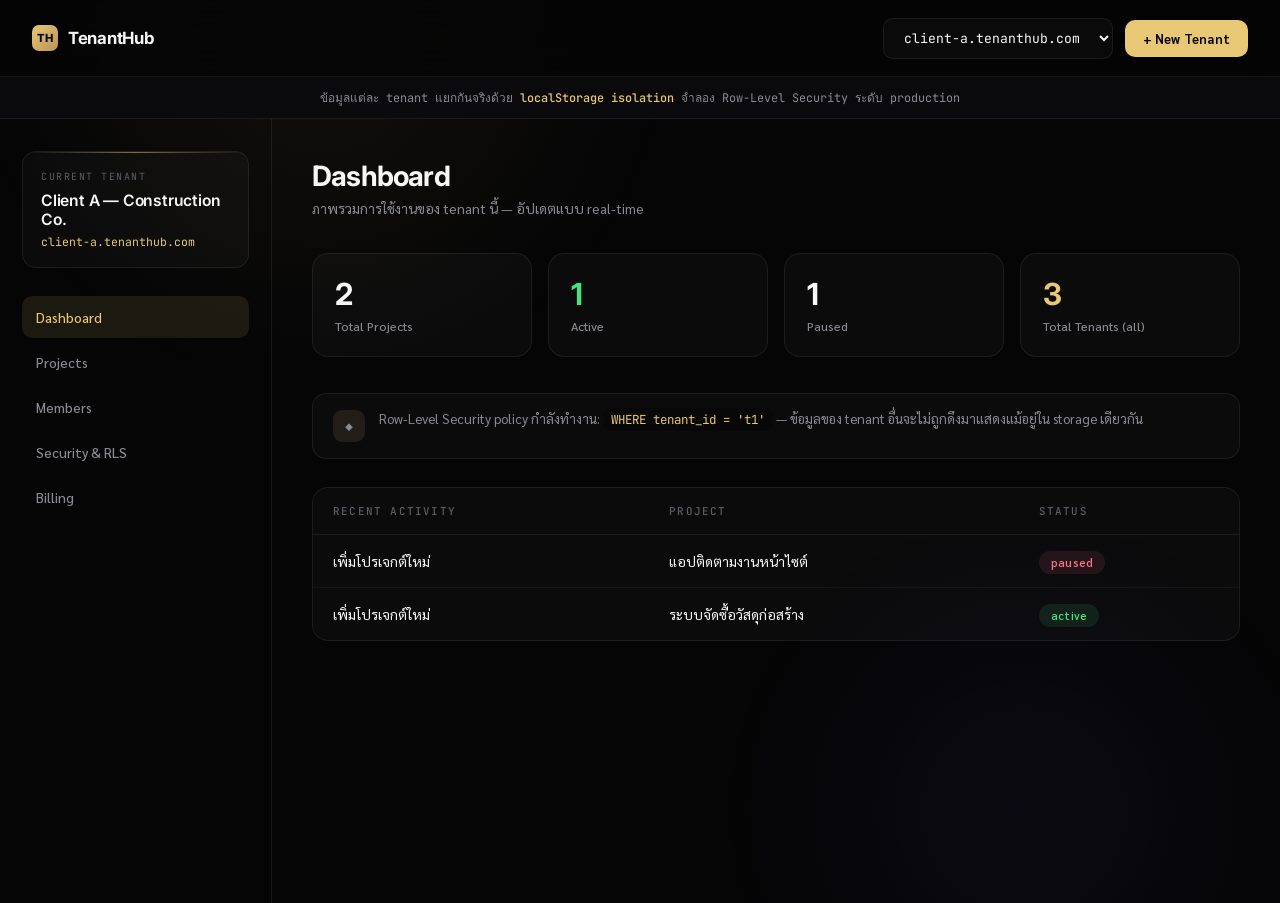
<file: TenantHub/index.html>
<!DOCTYPE html>
<html lang="th">
<head>
<meta charset="UTF-8">
<meta name="viewport" content="width=device-width, initial-scale=1.0">
<title>TenantHub — Premium Multi-tenant Console</title>
<link href="https://fonts.googleapis.com/css2?family=Inter:wght@300;400;500;600;700;800&family=Sarabun:wght@300;400;500;600&family=JetBrains+Mono:wght@400;500&display=swap" rel="stylesheet">
<style>
:root{
  --bg:#050506; --bg-elev:#0a0a0c; --panel: rgba(255,255,255,0.028);
  --panel-hover: rgba(255,255,255,0.05);
  --border: rgba(255,255,255,0.07); --border-strong: rgba(255,255,255,0.14);
  --text:#f7f7f8; --muted:#8a8b92; --muted2:#5c5d64;
  --gold:#e8c874; --gold-dim: rgba(232,200,116,0.1);
  --emerald:#4ade80; --rose:#fb7185;
  --font-head:'Inter', sans-serif; --font-body:'Sarabun', sans-serif; --font-mono:'JetBrains Mono', monospace;
}
*{margin:0;padding:0;box-sizing:border-box;}
body{background:var(--bg);color:var(--text);font-family:var(--font-body);overflow-x:hidden;-webkit-font-smoothing:antialiased;}
a{color:inherit;text-decoration:none;}
button{font-family:inherit;cursor:pointer;border:none;background:none;color:inherit;}
.container{max-width:1320px;margin:0 auto;padding:0 32px;}
body::before{content:"";position:fixed;top:-30%;left:-10%;width:70%;height:70%;background:radial-gradient(circle, rgba(232,200,116,0.06) 0%, transparent 65%);z-index:-1;pointer-events:none;}
body::after{content:"";position:fixed;bottom:-20%;right:-10%;width:60%;height:60%;background:radial-gradient(circle, rgba(139,124,255,0.05) 0%, transparent 65%);z-index:-1;pointer-events:none;}

header{position:sticky;top:0;z-index:100;border-bottom:1px solid var(--border);background:rgba(5,5,6,0.75);backdrop-filter:blur(24px) saturate(150%);}
nav{height:76px;display:flex;align-items:center;justify-content:space-between;}
.brand{font-family:var(--font-head);font-weight:700;font-size:1.05rem;display:flex;align-items:center;gap:10px;letter-spacing:-0.3px;}
.brand .mark{width:26px;height:26px;border-radius:7px;background:linear-gradient(135deg, var(--gold) 0%, #b8935a 100%);display:flex;align-items:center;justify-content:center;font-size:0.7rem;font-weight:800;color:#0a0a0c;}
.tenant-switcher{display:flex;align-items:center;gap:12px;}
.tenant-select{background:var(--panel);border:1px solid var(--border);color:var(--text);padding:10px 16px;border-radius:10px;font-size:0.82rem;font-family:var(--font-mono);transition:all .25s;}
.tenant-select:hover{border-color:var(--border-strong);}
.btn-add-tenant{background:var(--gold);color:#0a0a0c;font-weight:700;font-size:0.8rem;padding:10px 18px;border-radius:10px;transition:all .25s;letter-spacing:0.2px;}
.btn-add-tenant:hover{transform:translateY(-1px);box-shadow:0 8px 24px rgba(232,200,116,0.25);}

.banner{border-bottom:1px solid var(--border);padding:11px 0;text-align:center;font-family:var(--font-mono);font-size:0.74rem;color:var(--muted);background:var(--bg-elev);}
.banner b{color:var(--gold);font-weight:500;}

.layout{display:grid;grid-template-columns:272px 1fr;min-height:calc(100vh - 116px);}
.sidebar{border-right:1px solid var(--border);padding:32px 22px;}
.current-tenant-box{background:var(--panel);border:1px solid var(--border);border-radius:14px;padding:18px;margin-bottom:28px;position:relative;overflow:hidden;}
.current-tenant-box::before{content:"";position:absolute;top:0;left:0;right:0;height:1px;background:linear-gradient(90deg, transparent, rgba(232,200,116,0.5), transparent);}
.ct-label{font-family:var(--font-mono);font-size:0.62rem;color:var(--muted2);text-transform:uppercase;letter-spacing:1.5px;margin-bottom:8px;}
.ct-name{font-family:var(--font-head);font-weight:600;font-size:0.98rem;margin-bottom:5px;letter-spacing:-0.2px;}
.ct-domain{font-family:var(--font-mono);font-size:0.72rem;color:var(--gold);}
.nav-item{display:flex;align-items:center;gap:11px;padding:12px 14px;border-radius:10px;font-size:0.85rem;color:var(--muted);margin-bottom:3px;transition:all .2s;font-weight:500;width:100%;text-align:left;}
.nav-item.active{background:var(--gold-dim);color:var(--gold);}
.nav-item:hover{background:var(--panel-hover);color:var(--text);}

.main{padding:40px;}
.page{display:none;}
.page.active{display:block;}
.page-head{display:flex;justify-content:space-between;align-items:flex-start;margin-bottom:36px;flex-wrap:wrap;gap:14px;}
.page-head h1{font-family:var(--font-head);font-size:1.75rem;font-weight:700;letter-spacing:-0.8px;}
.page-head p{color:var(--muted);font-size:0.87rem;margin-top:6px;}
.btn-primary{background:var(--gold);color:#0a0a0c;font-weight:700;font-size:0.82rem;padding:12px 22px;border-radius:10px;transition:all .25s;}
.btn-primary:hover{transform:translateY(-1px);box-shadow:0 10px 30px rgba(232,200,116,0.25);}

.stat-cards{display:grid;grid-template-columns:repeat(4,1fr);gap:16px;margin-bottom:36px;}
.stat-card{background:var(--panel);border:1px solid var(--border);border-radius:16px;padding:22px;transition:all .3s;position:relative;overflow:hidden;}
.stat-card:hover{border-color:var(--border-strong);transform:translateY(-2px);}
.stat-val{font-family:var(--font-head);font-size:1.9rem;font-weight:700;letter-spacing:-1px;}
.stat-lbl{font-size:0.76rem;color:var(--muted);margin-top:6px;font-weight:500;}
.stat-card.gold .stat-val{color:var(--gold);}
.stat-card.emerald .stat-val{color:var(--emerald);}

.rls-alert{background:var(--panel);border:1px solid var(--border);border-radius:14px;padding:16px 20px;margin-bottom:28px;font-size:0.83rem;display:flex;gap:14px;align-items:flex-start;color:var(--muted);}
.rls-alert .ico{width:32px;height:32px;border-radius:9px;background:var(--gold-dim);display:flex;align-items:center;justify-content:center;flex-shrink:0;font-size:0.9rem;}
.rls-alert code{font-family:var(--font-mono);background:rgba(0,0,0,0.35);padding:3px 8px;border-radius:6px;color:var(--gold);font-size:0.78rem;}

.table-wrap{background:var(--panel);border:1px solid var(--border);border-radius:16px;overflow:hidden;}
.project-table{width:100%;border-collapse:collapse;}
.project-table th{text-align:left;font-family:var(--font-mono);font-size:0.68rem;color:var(--muted2);text-transform:uppercase;letter-spacing:1.2px;padding:16px 20px;border-bottom:1px solid var(--border);font-weight:500;}
.project-table td{padding:17px 20px;border-bottom:1px solid rgba(255,255,255,0.04);font-size:0.87rem;}
.project-table tr:last-child td{border-bottom:none;}
.project-table tr:hover td{background:var(--panel-hover);}
.status-pill{font-size:0.7rem;padding:4px 12px;border-radius:20px;font-weight:600;background:rgba(74,222,128,0.1);color:var(--emerald);letter-spacing:0.3px;}
.status-pill.paused{background:rgba(251,113,133,0.1);color:var(--rose);}
.del-btn{color:var(--muted2);font-size:0.78rem;transition:color .2s;}
.del-btn:hover{color:var(--rose);}

.empty-state{text-align:center;padding:70px 20px;color:var(--muted);font-size:0.88rem;border:1px dashed var(--border);border-radius:16px;background:var(--panel);}

.member-grid{display:grid;grid-template-columns:repeat(auto-fill, minmax(260px,1fr));gap:16px;}
.member-card{background:var(--panel);border:1px solid var(--border);border-radius:14px;padding:20px;display:flex;align-items:center;gap:14px;}
.member-avatar{width:42px;height:42px;border-radius:50%;background:linear-gradient(135deg,var(--gold),#b8935a);display:flex;align-items:center;justify-content:center;font-weight:700;color:#0a0a0c;font-size:0.85rem;flex-shrink:0;}
.member-name{font-weight:600;font-size:0.9rem;}
.member-role{font-size:0.76rem;color:var(--muted);margin-top:2px;}

.sec-card{background:var(--panel);border:1px solid var(--border);border-radius:16px;padding:26px;margin-bottom:16px;}
.sec-card h4{font-family:var(--font-head);font-size:1rem;margin-bottom:10px;}
.sec-card p{color:var(--muted);font-size:0.85rem;margin-bottom:14px;}
.sec-code{background:#0a0a0c;border:1px solid var(--border);border-radius:10px;padding:16px;font-family:var(--font-mono);font-size:0.78rem;color:var(--gold);overflow-x:auto;}

.bill-plan{display:flex;justify-content:space-between;align-items:center;background:var(--panel);border:1px solid var(--gold);border-radius:16px;padding:26px 30px;margin-bottom:24px;}
.bill-plan .p-name{font-family:var(--font-head);font-weight:700;font-size:1.1rem;color:var(--gold);}
.bill-plan .p-desc{color:var(--muted);font-size:0.82rem;margin-top:4px;}
.bill-plan .p-price{font-family:var(--font-head);font-size:1.8rem;font-weight:700;}
.invoice-row{display:flex;justify-content:space-between;padding:14px 20px;border-bottom:1px solid rgba(255,255,255,0.04);font-size:0.85rem;}
.invoice-row:last-child{border-bottom:none;}

.modal-overlay{display:none;position:fixed;inset:0;background:rgba(3,3,4,0.75);z-index:1000;align-items:center;justify-content:center;backdrop-filter:blur(6px);}
.modal-overlay.open{display:flex;}
.modal-box{background:#0d0d10;border:1px solid var(--border-strong);border-radius:18px;padding:34px;width:440px;box-shadow:0 40px 100px rgba(0,0,0,0.7);}
.modal-box h3{font-family:var(--font-head);font-size:1.25rem;font-weight:700;margin-bottom:24px;letter-spacing:-0.5px;}
.form-field{margin-bottom:18px;}
.form-field label{font-size:0.78rem;color:var(--muted);display:block;margin-bottom:8px;font-weight:500;}
.form-field input, .form-field select{width:100%;background:var(--bg);border:1px solid var(--border);color:var(--text);padding:12px 14px;border-radius:10px;font-size:0.85rem;font-family:var(--font-body);transition:border-color .2s;}
.form-field input:focus, .form-field select:focus{outline:none;border-color:var(--gold);}
.modal-actions{display:flex;gap:12px;margin-top:28px;}
.btn-cancel{flex:1;border:1px solid var(--border);padding:12px;border-radius:10px;font-size:0.83rem;transition:all .2s;}
.btn-cancel:hover{border-color:var(--border-strong);}
.btn-confirm{flex:1;background:var(--gold);color:#0a0a0c;font-weight:700;padding:12px;border-radius:10px;font-size:0.83rem;transition:all .2s;}
.btn-confirm:hover{transform:translateY(-1px);}

.toast{position:fixed;bottom:28px;right:28px;background:#0d0d10;border:1px solid var(--gold);color:var(--gold);padding:15px 24px;border-radius:12px;font-family:var(--font-mono);font-size:0.8rem;z-index:2000;opacity:0;transform:translateY(20px);transition:all .35s cubic-bezier(.16,1,.3,1);box-shadow:0 20px 50px rgba(0,0,0,0.5);}
.toast.show{opacity:1;transform:translateY(0);}

@media(max-width:800px){
  .layout{grid-template-columns:1fr;}
  .sidebar{display:flex;flex-direction:row;overflow-x:auto;gap:6px;padding:16px;border-right:none;border-bottom:1px solid var(--border);}
  .current-tenant-box{display:none;}
  .nav-item{white-space:nowrap;}
  .stat-cards{grid-template-columns:repeat(2,1fr);}
  .main{padding:24px;}
}
</style>
</head>
<body>

<header>
  <div class="container">
    <nav>
      <div class="brand"><span class="mark">TH</span>TenantHub</div>
      <div class="tenant-switcher">
        <select class="tenant-select" id="tenantSelect" onchange="switchTenant(this.value)"></select>
        <button class="btn-add-tenant" onclick="openModal('tenantModal')">+ New Tenant</button>
      </div>
    </nav>
  </div>
</header>

<div class="banner">ข้อมูลแต่ละ tenant แยกกันจริงด้วย <b>localStorage isolation</b> จำลอง Row-Level Security ระดับ production</div>

<div class="layout">
  <aside class="sidebar">
    <div class="current-tenant-box">
      <div class="ct-label">Current Tenant</div>
      <div class="ct-name" id="ctName">—</div>
      <div class="ct-domain" id="ctDomain">—</div>
    </div>
    <button class="nav-item active" data-page="dashboard" onclick="switchPage('dashboard')">Dashboard</button>
    <button class="nav-item" data-page="projects" onclick="switchPage('projects')">Projects</button>
    <button class="nav-item" data-page="members" onclick="switchPage('members')">Members</button>
    <button class="nav-item" data-page="security" onclick="switchPage('security')">Security &amp; RLS</button>
    <button class="nav-item" data-page="billing" onclick="switchPage('billing')">Billing</button>
  </aside>

  <main class="main">

    <!-- DASHBOARD PAGE -->
    <div class="page active" id="page-dashboard">
      <div class="page-head">
        <div>
          <h1>Dashboard</h1>
          <p>ภาพรวมการใช้งานของ tenant นี้ — อัปเดตแบบ real-time</p>
        </div>
      </div>
      <div class="stat-cards" id="statCards"></div>
      <div class="rls-alert">
        <span class="ico">◆</span>
        <div>Row-Level Security policy กำลังทำงาน: <code id="rlsQueryDash">WHERE tenant_id = '...'</code> — ข้อมูลของ tenant อื่นจะไม่ถูกดึงมาแสดงแม้อยู่ใน storage เดียวกัน</div>
      </div>
      <div class="table-wrap">
        <table class="project-table">
          <thead><tr><th>Recent Activity</th><th>Project</th><th>Status</th></tr></thead>
          <tbody id="recentActivityBody"></tbody>
        </table>
      </div>
    </div>

    <!-- PROJECTS PAGE -->
    <div class="page" id="page-projects">
      <div class="page-head">
        <div>
          <h1>Projects</h1>
          <p>โปรเจกต์ทั้งหมดของ tenant นี้เท่านั้น — เปลี่ยน tenant ด้านบนเพื่อดูว่าข้อมูลแยกกันจริง</p>
        </div>
        <button class="btn-primary" onclick="openModal('projectModal')">+ Add Project</button>
      </div>
      <div class="table-wrap">
        <table class="project-table" id="projectTableWrap">
          <thead><tr><th>Project Name</th><th>Owner</th><th>Status</th><th>Created</th><th></th></tr></thead>
          <tbody id="projectTbody"></tbody>
        </table>
        <div id="emptyState" class="empty-state" style="display:none;">ยังไม่มีโปรเจกต์ใน tenant นี้ — กด "+ Add Project" เพื่อเริ่ม</div>
      </div>
    </div>

    <!-- MEMBERS PAGE -->
    <div class="page" id="page-members">
      <div class="page-head">
        <div>
          <h1>Members</h1>
          <p>ผู้ใช้งานที่มีสิทธิ์เข้าถึง tenant นี้</p>
        </div>
        <button class="btn-primary" onclick="addMember()">+ Invite Member</button>
      </div>
      <div class="member-grid" id="memberGrid"></div>
    </div>

    <!-- SECURITY PAGE -->
    <div class="page" id="page-security">
      <div class="page-head">
        <div>
          <h1>Security &amp; RLS</h1>
          <p>นโยบายความปลอดภัยที่บังคับใช้กับ tenant นี้</p>
        </div>
      </div>
      <div class="sec-card">
        <h4>Row-Level Security Policy</h4>
        <p>ทุก query ที่ดึงข้อมูลโปรเจกต์จะถูกกรองด้วย tenant_id ปัจจุบันโดยอัตโนมัติที่ระดับฐานข้อมูล</p>
        <div class="sec-code" id="secCode">CREATE POLICY tenant_isolation ON projects USING (tenant_id = '...');</div>
      </div>
      <div class="sec-card">
        <h4>Tenant Context Middleware</h4>
        <p>กำหนด tenant identity ที่ authentication layer ก่อนแตะฐานข้อมูลเสมอ ผ่าน subdomain routing</p>
        <div class="sec-code" id="secDomain">Host: ....tenanthub.com → tenant_id resolved</div>
      </div>
      <div class="sec-card">
        <h4>Audit Log</h4>
        <p>บันทึกทุกการเปลี่ยนแปลงข้อมูลของ tenant นี้ (ตัวอย่าง 3 รายการล่าสุด)</p>
        <div id="auditLog" style="font-family:var(--font-mono);font-size:0.78rem;color:var(--muted);line-height:2;"></div>
      </div>
    </div>

    <!-- BILLING PAGE -->
    <div class="page" id="page-billing">
      <div class="page-head">
        <div>
          <h1>Billing</h1>
          <p>แพ็กเกจและใบแจ้งหนี้ของ tenant นี้</p>
        </div>
      </div>
      <div class="bill-plan">
        <div>
          <div class="p-name">Growth Plan</div>
          <div class="p-desc">Schema-per-Tenant · Custom Subdomain · Priority Support</div>
        </div>
        <div class="p-price">฿5,990<span style="font-size:0.85rem;color:var(--muted);">/mo</span></div>
      </div>
      <div class="table-wrap">
        <div class="invoice-row"><span>Invoice #INV-2026-08</span><span style="color:var(--emerald);">Paid — ฿5,990</span></div>
        <div class="invoice-row"><span>Invoice #INV-2026-07</span><span style="color:var(--emerald);">Paid — ฿5,990</span></div>
        <div class="invoice-row"><span>Invoice #INV-2026-06</span><span style="color:var(--emerald);">Paid — ฿5,990</span></div>
      </div>
    </div>

  </main>
</div>

<div class="modal-overlay" id="tenantModal">
  <div class="modal-box">
    <h3>สร้าง Tenant ใหม่</h3>
    <div class="form-field"><label>ชื่อบริษัท / Tenant Name</label><input type="text" id="newTenantName" placeholder="เช่น Client E — Retail Co."></div>
    <div class="form-field"><label>Subdomain</label><input type="text" id="newTenantDomain" placeholder="เช่น client-e"></div>
    <div class="modal-actions">
      <button class="btn-cancel" onclick="closeModal('tenantModal')">ยกเลิก</button>
      <button class="btn-confirm" onclick="createTenant()">สร้าง Tenant</button>
    </div>
  </div>
</div>

<div class="modal-overlay" id="projectModal">
  <div class="modal-box">
    <h3>เพิ่มโปรเจกต์ใหม่</h3>
    <div class="form-field"><label>ชื่อโปรเจกต์</label><input type="text" id="newProjName" placeholder="เช่น Website Redesign"></div>
    <div class="form-field"><label>ผู้รับผิดชอบ</label><input type="text" id="newProjOwner" placeholder="เช่น สมชาย"></div>
    <div class="form-field"><label>สถานะ</label>
      <select id="newProjStatus"><option value="active">Active</option><option value="paused">Paused</option></select>
    </div>
    <div class="modal-actions">
      <button class="btn-cancel" onclick="closeModal('projectModal')">ยกเลิก</button>
      <button class="btn-confirm" onclick="createProject()">เพิ่มโปรเจกต์</button>
    </div>
  </div>
</div>

<div class="toast" id="toast"></div>

<script>
const STORAGE_KEY = 'tenanthub_demo_db_v3';

function loadDB(){
  let db = JSON.parse(localStorage.getItem(STORAGE_KEY) || 'null');
  if(!db){
    db = {
      tenants: [
        { id: 't1', name: 'Client A — Construction Co.', domain: 'client-a' },
        { id: 't2', name: 'Client B — Retail Group', domain: 'client-b' },
        { id: 't3', name: 'Client C — Fintech Startup', domain: 'client-c' }
      ],
      projects: [
        { id: 'p1', tenant_id: 't1', name: 'ระบบจัดซื้อวัสดุก่อสร้าง', owner: 'กิตติ', status: 'active', created: '2026-08-12' },
        { id: 'p2', tenant_id: 't1', name: 'แอปติดตามงานหน้าไซต์', owner: 'มานี', status: 'paused', created: '2026-07-30' },
        { id: 'p3', tenant_id: 't2', name: 'เว็บอีคอมเมิร์ซรีแบรนด์', owner: 'สุดา', status: 'active', created: '2026-08-20' },
        { id: 'p4', tenant_id: 't3', name: 'Dashboard วิเคราะห์ธุรกรรม', owner: 'ปกรณ์', status: 'active', created: '2026-08-05' }
      ],
      members: {
        t1: [{name:'กิตติ ใจดี', role:'Owner'},{name:'มานี สุขใจ', role:'Editor'}],
        t2: [{name:'สุดา รักงาม', role:'Owner'}],
        t3: [{name:'ปกรณ์ ชัยเจริญ', role:'Owner'},{name:'วีระ ทองแท้', role:'Viewer'}]
      },
      currentTenant: 't1'
    };
    saveDB(db);
  }
  if(!db.members) db.members = {};
  return db;
}
function saveDB(db){ localStorage.setItem(STORAGE_KEY, JSON.stringify(db)); }

let db = loadDB();

function showToast(msg){
  const t = document.getElementById('toast');
  t.textContent = msg;
  t.classList.add('show');
  setTimeout(()=>t.classList.remove('show'), 2400);
}

function switchPage(pageName){
  document.querySelectorAll('.page').forEach(p=>p.classList.remove('active'));
  document.getElementById('page-'+pageName).classList.add('active');
  document.querySelectorAll('.nav-item').forEach(n=>n.classList.remove('active'));
  document.querySelector(`.nav-item[data-page="${pageName}"]`).classList.add('active');
}

function renderTenantSelect(){
  const sel = document.getElementById('tenantSelect');
  sel.innerHTML = db.tenants.map(t => `<option value="${t.id}" ${t.id===db.currentTenant?'selected':''}>${t.domain}.tenanthub.com</option>`).join('');
}

function renderSidebar(){
  const t = db.tenants.find(x=>x.id===db.currentTenant);
  document.getElementById('ctName').textContent = t ? t.name : '—';
  document.getElementById('ctDomain').textContent = t ? t.domain + '.tenanthub.com' : '—';
  document.getElementById('rlsQueryDash').textContent = `WHERE tenant_id = '${db.currentTenant}'`;
  document.getElementById('secCode').textContent = `CREATE POLICY tenant_isolation ON projects USING (tenant_id = '${db.currentTenant}');`;
  document.getElementById('secDomain').textContent = `Host: ${t?t.domain:'...'}.tenanthub.com → tenant_id resolved = '${db.currentTenant}'`;
}

function renderStats(){
  const items = db.projects.filter(p=>p.tenant_id===db.currentTenant);
  const active = items.filter(p=>p.status==='active').length;
  const paused = items.filter(p=>p.status==='paused').length;
  document.getElementById('statCards').innerHTML = `
    <div class="stat-card"><div class="stat-val">${items.length}</div><div class="stat-lbl">Total Projects</div></div>
    <div class="stat-card emerald"><div class="stat-val">${active}</div><div class="stat-lbl">Active</div></div>
    <div class="stat-card"><div class="stat-val">${paused}</div><div class="stat-lbl">Paused</div></div>
    <div class="stat-card gold"><div class="stat-val">${db.tenants.length}</div><div class="stat-lbl">Total Tenants (all)</div></div>
  `;
  const recent = items.slice(-3).reverse();
  document.getElementById('recentActivityBody').innerHTML = recent.length ? recent.map(p=>`
    <tr><td>เพิ่มโปรเจกต์ใหม่</td><td>${p.name}</td><td><span class="status-pill ${p.status==='paused'?'paused':''}">${p.status}</span></td></tr>
  `).join('') : `<tr><td colspan="3" style="color:var(--muted);text-align:center;padding:30px;">ยังไม่มีกิจกรรม</td></tr>`;
}

function renderProjects(){
  const items = db.projects.filter(p=>p.tenant_id===db.currentTenant);
  const tbody = document.getElementById('projectTbody');
  const table = document.getElementById('projectTableWrap');
  const empty = document.getElementById('emptyState');
  if(items.length===0){ table.style.display='none'; empty.style.display='block'; return; }
  table.style.display='table'; empty.style.display='none';
  tbody.innerHTML = items.map(p => `
    <tr>
      <td>${p.name}</td><td>${p.owner}</td>
      <td><span class="status-pill ${p.status==='paused'?'paused':''}">${p.status}</span></td>
      <td style="color:var(--muted);font-family:var(--font-mono);font-size:0.78rem;">${p.created}</td>
      <td><button class="del-btn" onclick="deleteProject('${p.id}')">ลบ</button></td>
    </tr>
  `).join('');
}

function renderMembers(){
  const list = db.members[db.currentTenant] || [];
  const grid = document.getElementById('memberGrid');
  grid.innerHTML = list.length ? list.map(m=>`
    <div class="member-card">
      <div class="member-avatar">${m.name.slice(0,1)}</div>
      <div><div class="member-name">${m.name}</div><div class="member-role">${m.role}</div></div>
    </div>
  `).join('') : `<div class="empty-state">ยังไม่มีสมาชิกใน tenant นี้</div>`;
}

function renderAudit(){
  const items = db.projects.filter(p=>p.tenant_id===db.currentTenant).slice(-3).reverse();
  const el = document.getElementById('auditLog');
  el.innerHTML = items.length ? items.map(p=>`&gt; [${p.created}] project "${p.name}" created by ${p.owner}<br>`).join('') : '&gt; no recent activity';
}

function renderAll(){
  renderTenantSelect();
  renderSidebar();
  renderStats();
  renderProjects();
  renderMembers();
  renderAudit();
}

function switchTenant(tenantId){
  db.currentTenant = tenantId;
  saveDB(db);
  renderAll();
  const t = db.tenants.find(x=>x.id===tenantId);
  showToast(`สลับไปยัง ${t.domain}.tenanthub.com — RLS filter อัปเดตแล้ว`);
}

function openModal(id){ document.getElementById(id).classList.add('open'); }
function closeModal(id){ document.getElementById(id).classList.remove('open'); }

function createTenant(){
  const name = document.getElementById('newTenantName').value.trim();
  const domain = document.getElementById('newTenantDomain').value.trim().toLowerCase().replace(/\\s+/g,'-');
  if(!name || !domain){ showToast('กรอกข้อมูลให้ครบ'); return; }
  const id = 't' + (db.tenants.length + 1) + '_' + Date.now();
  db.tenants.push({ id, name, domain });
  db.members[id] = [];
  db.currentTenant = id;
  saveDB(db);
  renderAll();
  closeModal('tenantModal');
  document.getElementById('newTenantName').value='';
  document.getElementById('newTenantDomain').value='';
  showToast(`Provisioned tenant "${domain}" สำเร็จใน 0.4s`);
}

function createProject(){
  const name = document.getElementById('newProjName').value.trim();
  const owner = document.getElementById('newProjOwner').value.trim();
  const status = document.getElementById('newProjStatus').value;
  if(!name || !owner){ showToast('กรอกข้อมูลให้ครบ'); return; }
  const id = 'p_' + Date.now();
  const today = new Date().toISOString().slice(0,10);
  db.projects.push({ id, tenant_id: db.currentTenant, name, owner, status, created: today });
  saveDB(db);
  renderAll();
  closeModal('projectModal');
  document.getElementById('newProjName').value='';
  document.getElementById('newProjOwner').value='';
  showToast('เพิ่มโปรเจกต์เรียบร้อย (บันทึกด้วย tenant_id ปัจจุบัน)');
}

function deleteProject(id){
  db.projects = db.projects.filter(p=>p.id!==id);
  saveDB(db);
  renderAll();
  showToast('ลบโปรเจกต์แล้ว');
}

function addMember(){
  const name = prompt('ชื่อสมาชิกใหม่:');
  if(!name) return;
  if(!db.members[db.currentTenant]) db.members[db.currentTenant] = [];
  db.members[db.currentTenant].push({name: name, role: 'Viewer'});
  saveDB(db);
  renderMembers();
  showToast('เพิ่มสมาชิกแล้ว');
}

document.querySelectorAll('.modal-overlay').forEach(m=>{
  m.addEventListener('click', e=>{ if(e.target===m) m.classList.remove('open'); });
});

renderAll();
</script>
</body>
</html>
</file>
<file: Master/styles.css>
:root{--bg:#050810;--s:#0b1221;--s2:#101b31;--text:#ecf5ff;--muted:#93a8c3;--line:rgba(161,197,240,.16);--cyan:#28d7ea;--blue:#598aff;--violet:#9b6cff;--green:#32d79a;--gold:#ffc451;--max:1180px}*{box-sizing:border-box}html{scroll-behavior:smooth}body{margin:0;background:var(--bg);color:var(--text);font-family:"Noto Sans Thai",sans-serif;overflow-x:hidden}body:before{content:"";position:fixed;inset:0;pointer-events:none;z-index:-2;background:radial-gradient(ellipse at 14% 12%,rgba(40,215,234,.12),transparent 31%),radial-gradient(ellipse at 87% 18%,rgba(89,138,255,.13),transparent 28%),radial-gradient(ellipse at 54% 78%,rgba(155,108,255,.11),transparent 33%)}body:after{content:"";position:fixed;inset:0;pointer-events:none;z-index:-1;opacity:.24;background-image:linear-gradient(rgba(255,255,255,.027) 1px,transparent 1px),linear-gradient(90deg,rgba(255,255,255,.027) 1px,transparent 1px);background-size:47px 47px;mask-image:linear-gradient(#000,transparent 76%)}a{color:inherit;text-decoration:none}.wrap{width:min(var(--max),calc(100% - 40px));margin:auto}.nav{position:fixed;z-index:50;left:50%;top:16px;transform:translateX(-50%);width:min(1050px,calc(100% - 26px));border:1px solid var(--line);border-radius:999px;background:rgba(5,8,16,.72);backdrop-filter:blur(18px);display:flex;align-items:center;justify-content:space-between;padding:9px 10px 9px 16px;box-shadow:0 13px 35px rgba(0,0,0,.26)}.brand{display:flex;align-items:center;gap:9px;font:700 12px "Space Grotesk",sans-serif;letter-spacing:.7px}.mark{width:29px;height:29px;display:grid;place-items:center;border-radius:9px;background:linear-gradient(135deg,var(--blue),var(--cyan));color:#06101d}.links{display:flex;gap:18px;color:var(--muted);font-size:12px}.links a:hover{color:var(--cyan)}.navbtn,.btn{appearance:none;cursor:pointer;font-family:"Noto Sans Thai",sans-serif}.navbtn{padding:8px 13px;border-radius:999px;color:var(--cyan);border:1px solid rgba(40,215,234,.35);background:rgba(40,215,234,.1);font:700 10px "Space Grotesk",sans-serif;letter-spacing:.4px}.hero{min-height:100vh;display:flex;align-items:end;padding:130px 0 74px;position:relative;overflow:hidden}.hero-img{position:absolute;inset:0;z-index:-1;pointer-events:none;background:linear-gradient(90deg,#050810 0%,rgba(5,8,16,.84) 38%,rgba(5,8,16,.23) 68%,rgba(5,8,16,.85) 100%),linear-gradient(0deg,#050810 0%,transparent 39%),url('assets/images/founder-portrait.jpg') 72% 38%/cover no-repeat;filter:contrast(1.06) saturate(.75)}.hero-img:after{content:"";position:absolute;inset:0;pointer-events:none;background:linear-gradient(120deg,rgba(40,215,234,.07),transparent 40%,rgba(155,108,255,.09));mix-blend-mode:screen}.eyebrow{display:flex;align-items:center;gap:10px;color:var(--cyan);font:700 10px "Space Grotesk",sans-serif;letter-spacing:2px;text-transform:uppercase}.eyebrow:before{content:"";width:27px;height:1px;background:var(--cyan);box-shadow:0 0 13px var(--cyan)}.centered{justify-content:center}h1{font-size:clamp(46px,7vw,86px);line-height:1.02;letter-spacing:-3px;margin:18px 0;font-weight:800}.grad{background:linear-gradient(105deg,#fff 0%,#d4ebff 46%,var(--cyan));-webkit-background-clip:text;background-clip:text;color:transparent}.hero-role{font:600 15px "Space Grotesk",sans-serif;color:#c9ddf5;margin:0 0 14px}.hero-desc{max-width:650px;color:#b2c4db;font-size:15px;line-height:1.88;margin:0}.btns{display:flex;gap:11px;flex-wrap:wrap;margin-top:28px}.btn{display:inline-flex;align-items:center;gap:8px;padding:12px 16px;border-radius:12px;font-size:13px;font-weight:700;transition:.25s}.primary{border:0;background:linear-gradient(130deg,var(--blue),var(--cyan));color:#06101c;box-shadow:0 10px 26px rgba(40,215,234,.18)}.secondary{border:1px solid var(--line);background:rgba(255,255,255,.035);color:#d7e7fa}.btn:hover{transform:translateY(-3px);box-shadow:0 16px 32px rgba(0,0,0,.3)}.meta{display:flex;gap:21px;flex-wrap:wrap;margin-top:31px;color:#8ca4c4;font:500 10px "Space Grotesk",sans-serif;letter-spacing:.7px}.meta b{font-size:12px;color:#ecf5ff}.scroll{position:absolute;right:7%;bottom:34px;color:var(--muted);font:500 10px "Space Grotesk",sans-serif;letter-spacing:1.6px;writing-mode:vertical-rl}.scroll:after{content:"";display:block;width:1px;height:43px;margin:10px auto 0;background:linear-gradient(var(--cyan),transparent);animation:scroll 1.7s infinite}section{padding:112px 0;scroll-margin-top:82px}.head{display:grid;grid-template-columns:1fr auto;gap:28px;align-items:end;margin-bottom:40px}.title{font-size:clamp(30px,4.1vw,51px);line-height:1.14;letter-spacing:-1.6px;margin:10px 0 0}.intro{max-width:430px;color:var(--muted);font-size:14px;line-height:1.82}.glass{background:linear-gradient(140deg,rgba(17,30,53,.77),rgba(7,13,25,.65));border:1px solid var(--line);box-shadow:0 17px 50px rgba(0,0,0,.2);backdrop-filter:blur(14px)}.identity{display:grid;grid-template-columns:1.12fr .88fr;gap:17px}.summary{padding:28px;border-radius:21px}.statement{font-size:21px;line-height:1.62;font-weight:600;margin-bottom:16px}.statement em{font-style:normal;color:var(--cyan)}.summary p{color:var(--muted);line-height:1.86;margin:0}.facts{overflow:hidden;border-radius:21px}.fact{padding:15px 18px;display:flex;gap:17px;justify-content:space-between;align-items:center;border-bottom:1px solid var(--line)}.fact:last-child{border:0}.fact span{font-size:12px;color:var(--muted)}.fact strong{font:600 12px "Space Grotesk",sans-serif;text-align:right}.four{display:grid;grid-template-columns:repeat(4,1fr);gap:12px;margin-top:17px}.card{padding:19px 16px;border-radius:16px;border:1px solid var(--line);background:rgba(255,255,255,.025);transition:.3s}.card:hover{transform:translateY(-6px);background:rgba(40,215,234,.055);border-color:rgba(40,215,234,.48)}.num{color:var(--cyan);font:700 11px "Space Grotesk",sans-serif}.card h3{margin:12px 0 6px;font:700 13px "Space Grotesk",sans-serif;letter-spacing:.6px}.card p{margin:0;color:var(--muted);font-size:12px;line-height:1.65}.split,.two{display:grid;grid-template-columns:1fr 1fr;gap:18px}.split-spaced{margin-top:18px}.story{padding:27px;border-radius:21px}.flow-story{margin-top:18px}.story h3{font-size:27px;line-height:1.18;margin:10px 0}.story p{margin:0;color:var(--muted);line-height:1.82}.list{margin:18px 0 0;padding:0;list-style:none}.list li{position:relative;padding:9px 0 9px 17px;border-bottom:1px solid var(--line);color:#c9d8ea;font-size:13px}.list li:last-child{border:0}.list li:before{content:"";position:absolute;left:0;top:18px;width:5px;height:5px;border-radius:50%;background:var(--cyan);box-shadow:0 0 9px var(--cyan)}.system-flow{margin-top:19px;display:flex;flex-wrap:wrap;align-items:center;gap:0}.nodebox{padding:11px 12px;border:1px solid var(--line);border-radius:9px;background:rgba(255,255,255,.04);font:600 10px "Space Grotesk",sans-serif;color:#ddedff}.arrow{font-size:17px;color:var(--cyan);margin:0 6px}.note{margin-top:19px;padding:16px 18px;border-radius:13px;border:1px solid rgba(40,215,234,.25);background:rgba(40,215,234,.055);color:#c7deef;line-height:1.75;font-size:12px}.note b{color:var(--cyan);font:700 10px "Space Grotesk",sans-serif;letter-spacing:1px}.management{border-radius:24px;overflow:hidden;min-height:510px;position:relative;display:flex;align-items:end;isolation:isolate}.management:before{content:"";position:absolute;inset:0;z-index:-2;background:url('assets/images/elite-pms-fc.jpg') center/cover no-repeat;transition:transform .8s}.management:hover:before{transform:scale(1.04)}.management:after{content:"";position:absolute;inset:0;z-index:-1;background:linear-gradient(0deg,rgba(5,8,16,.98),rgba(5,8,16,.72) 37%,rgba(5,8,16,.08) 82%)}.management-content{padding:29px;width:100%}.badge{display:inline-flex;padding:6px 9px;border-radius:99px;border:1px solid rgba(255,196,81,.4);background:rgba(255,196,81,.1);color:var(--gold);font:700 10px "Space Grotesk",sans-serif;letter-spacing:.9px}.management h3{font-size:35px;margin:12px 0 7px;line-height:1.08}.management p{max-width:730px;margin:0;color:#c5d5e7;line-height:1.82;font-size:13px}.chips{display:flex;gap:8px;flex-wrap:wrap;margin-top:17px}.chip{padding:6px 8px;border-radius:7px;background:rgba(255,255,255,.06);border:1px solid rgba(221,239,255,.15);color:#e1eeff;font:500 10px "Space Grotesk",sans-serif}.responsibilities{margin-top:17px;display:grid;grid-template-columns:repeat(5,1fr);gap:11px}.resp{padding:16px;border-radius:15px}.resp b{display:block;color:var(--cyan);font:700 10px "Space Grotesk",sans-serif;letter-spacing:.7px}.resp span{display:block;color:var(--muted);font-size:12px;line-height:1.62;margin-top:7px}.quote{margin-top:20px;padding:19px 20px;border-left:4px solid var(--cyan);background:rgba(255,255,255,.035);font-size:17px;line-height:1.68;color:#dcedff}.project{border-radius:24px;overflow:hidden;position:relative;min-height:550px;display:flex;align-items:end;isolation:isolate}.project:before{content:"";position:absolute;inset:0;z-index:-2;background:url('assets/images/quantix-dashboard.jpg') center/cover no-repeat;transition:transform .8s}.project:hover:before{transform:scale(1.04)}.project:after{content:"";position:absolute;inset:0;z-index:-1;background:linear-gradient(0deg,rgba(5,8,16,.98),rgba(5,8,16,.75) 35%,rgba(5,8,16,.08) 82%)}.project-in{padding:29px}.bluebadge{border-color:rgba(40,215,234,.36);background:rgba(40,215,234,.1);color:var(--cyan)}.project h3{font-size:39px;line-height:1.06;margin:12px 0 8px}.project p{max-width:760px;color:#c3d5e9;line-height:1.82;font-size:13px;margin:0}.feature-grid{display:grid;grid-template-columns:repeat(3,1fr);gap:12px;margin-top:17px}.feature{padding:18px;border-radius:16px}.feature h4{margin:0 0 8px;color:var(--cyan);font:700 11px "Space Grotesk",sans-serif;letter-spacing:.7px}.feature p{margin:0;color:var(--muted);font-size:12px;line-height:1.7}.pricing{margin-top:18px;display:grid;grid-template-columns:repeat(3,1fr);gap:10px}.price{padding:15px;border:1px solid var(--line);border-radius:13px;background:rgba(255,255,255,.025)}.price b{display:block;color:var(--cyan);font:700 11px "Space Grotesk",sans-serif}.price span{display:block;margin-top:5px;color:#e8f3ff;font-size:19px;font-weight:700}.engineering{display:grid;grid-template-columns:.8fr 1.2fr;gap:17px}.eng-main{padding:27px;border-radius:21px}.eng-main h3{font-size:29px;line-height:1.15;margin:11px 0}.eng-main p{color:var(--muted);line-height:1.84;margin:0}.lessons{display:grid;grid-template-columns:1fr 1fr;gap:11px}.lesson{padding:17px;border-radius:15px}.lesson h4{color:var(--cyan);font:700 11px "Space Grotesk",sans-serif;letter-spacing:.4px;margin:0 0 7px}.lesson p{margin:0;color:var(--muted);font-size:12px;line-height:1.7}.lesson strong{color:#dbeafd}.devsphere{display:grid;grid-template-columns:1fr 1fr;gap:17px}.dev-img{border-radius:22px;min-height:440px;background:linear-gradient(0deg,rgba(5,8,16,.45),rgba(5,8,16,.05)),url('assets/images/devsphere-studio.jpg') center/cover no-repeat;border:1px solid var(--line)}.dev-copy{padding:27px;border-radius:22px}.status{display:inline-flex;align-items:center;gap:7px;padding:7px 10px;border-radius:99px;border:1px solid rgba(255,196,81,.35);background:rgba(255,196,81,.1);color:var(--gold);font:700 10px "Space Grotesk",sans-serif;letter-spacing:.7px}.status:before{content:"";width:6px;height:6px;border-radius:50%;background:var(--gold);box-shadow:0 0 10px var(--gold)}.dev-copy h3{font-size:34px;line-height:1.1;margin:13px 0 8px}.dev-copy p{color:var(--muted);line-height:1.82;margin:0}.role-grid{display:grid;grid-template-columns:repeat(3,1fr);gap:10px;margin-top:18px}.role{padding:14px;border-radius:12px;border:1px solid var(--line);background:rgba(255,255,255,.025)}.role b{display:block;color:var(--cyan);font:700 10px "Space Grotesk",sans-serif;letter-spacing:.5px}.role span{display:block;color:var(--muted);font-size:11px;line-height:1.58;margin-top:5px}.rd{padding:30px;border-radius:24px}.rd h3{font-size:36px;line-height:1.1;margin:14px 0 8px}.rd>p{margin:0;color:var(--muted);line-height:1.82;max-width:780px}.principle{margin-top:21px;padding:18px;border-radius:14px;border:1px solid rgba(40,215,234,.25);background:rgba(40,215,234,.055)}.principle b{color:var(--cyan);font:700 10px "Space Grotesk",sans-serif;letter-spacing:1px}.principle p{color:#c9dfed;font-size:12px;line-height:1.75;margin:7px 0 0}.box{padding:25px;border-radius:20px}.box h3{font-size:21px;margin:0 0 10px}.box p{color:var(--muted);line-height:1.75;font-size:13px}.tags{display:flex;flex-wrap:wrap;gap:8px;margin-top:16px}.tags span{padding:7px 9px;border-radius:8px;border:1px solid var(--line);color:#ddecff;font:500 10px "Space Grotesk",sans-serif}.table-wrap{margin-top:18px;overflow-x:auto;border-radius:19px}.selected{width:100%;border-collapse:collapse;border:1px solid var(--line);background:rgba(255,255,255,.02);min-width:690px}.selected th,.selected td{padding:13px 14px;text-align:left;border-bottom:1px solid var(--line);font-size:12px;vertical-align:top}.selected tr:last-child td{border:0}.selected th{color:var(--cyan);font:700 10px "Space Grotesk",sans-serif;letter-spacing:.7px;background:rgba(40,215,234,.055)}.selected td{color:#cad9e9}.selected td:first-child{font-weight:700;color:#edf6ff}.strength{margin-top:18px;padding:29px;border-radius:23px;text-align:center}.strength h3{font-size:31px;margin:0 0 11px}.strength p{max-width:730px;margin:0 auto;color:var(--muted);line-height:1.8}.formula{display:flex;justify-content:center;align-items:center;gap:13px;flex-wrap:wrap;margin-top:25px}.formula span{padding:12px 14px;border-radius:10px;border:1px solid var(--line);background:rgba(255,255,255,.035);font:700 11px "Space Grotesk",sans-serif;color:#dff3ff}.formula i{font-style:normal;font-size:19px;color:var(--cyan)}.fit{margin-top:17px;padding:24px;border-radius:20px}.fit h3{font-size:19px;margin:0 0 13px}.fitgrid{display:grid;grid-template-columns:repeat(3,1fr);gap:14px}.fitgrid div{border-left:2px solid var(--cyan);padding-left:12px}.fitgrid b{display:block;color:#e3f3ff;font:700 10px "Space Grotesk",sans-serif;letter-spacing:.7px}.fitgrid span{display:block;color:var(--muted);font-size:12px;line-height:1.7;margin-top:5px}.timeline{position:relative;max-width:910px;margin:auto}.timeline:before{content:"";position:absolute;left:50%;top:0;bottom:0;width:1px;background:linear-gradient(transparent,var(--cyan) 8%,var(--blue) 89%,transparent)}.event{display:grid;grid-template-columns:1fr 74px 1fr;align-items:center;min-height:130px}.event-card{padding:16px 18px;border-radius:15px}.event:nth-child(odd) .event-card{grid-column:1;text-align:right}.event:nth-child(even) .event-card{grid-column:3}.dot{grid-column:2;grid-row:1;justify-self:center;z-index:2;width:18px;height:18px;border-radius:50%;border:3px solid var(--cyan);background:var(--bg);box-shadow:0 0 0 8px rgba(40,215,234,.08),0 0 23px rgba(40,215,234,.5)}.year{font:700 10px "Space Grotesk",sans-serif;letter-spacing:1px;color:var(--cyan)}.event h3{font-size:16px;margin:5px 0}.event p{font-size:12px;color:var(--muted);line-height:1.65;margin:0}.closing{text-align:center;padding:145px 0}.closing h2{font-size:clamp(36px,5vw,66px);line-height:1.14;letter-spacing:-2px;max-width:950px;margin:15px auto}.closing p{max-width:700px;color:var(--muted);margin:0 auto;line-height:1.86}.closing .btn{margin-top:28px}.sign{margin-top:50px;color:var(--cyan);font:700 16px "Space Grotesk",sans-serif;letter-spacing:1.3px}.sign span{display:block;color:var(--muted);font:400 10px "Space Grotesk",sans-serif;letter-spacing:1.1px;margin-top:8px}.reveal{opacity:0;transform:translateY(25px);transition:opacity .75s ease,transform .75s cubic-bezier(.2,.7,.2,1)}.visible{opacity:1;transform:none}.d1{transition-delay:.1s}.d2{transition-delay:.2s}.d3{transition-delay:.3s}@keyframes scroll{50%{transform:translateY(9px);opacity:.2}}@media(max-width:870px){.links{display:none}.head{grid-template-columns:1fr}.identity,.split,.engineering,.devsphere,.two{grid-template-columns:1fr}.four{grid-template-columns:1fr 1fr}.responsibilities{grid-template-columns:1fr 1fr}.feature-grid{grid-template-columns:1fr}.timeline:before{left:9px}.event{grid-template-columns:40px 1fr;min-height:auto;margin-bottom:16px}.dot{grid-column:1}.event:nth-child(odd) .event-card,.event:nth-child(even) .event-card{grid-column:2;grid-row:1;text-align:left}.lessons{grid-template-columns:1fr}.fitgrid{grid-template-columns:1fr}.system-flow{flex-direction:column;align-items:flex-start}.arrow{transform:rotate(90deg);margin:6px 11px}.scroll{display:none}}@media(max-width:520px){.wrap{width:calc(100% - 28px)}.nav{top:10px}.navbtn{display:none}.hero{min-height:780px}.hero-img{background-position:66% center}.four,.responsibilities,.pricing{grid-template-columns:1fr}.hero-desc{font-size:14px}.project h3,.management h3,.rd h3{font-size:29px}.role-grid{grid-template-columns:1fr 1fr}.closing{padding:105px 0}}
</file>
